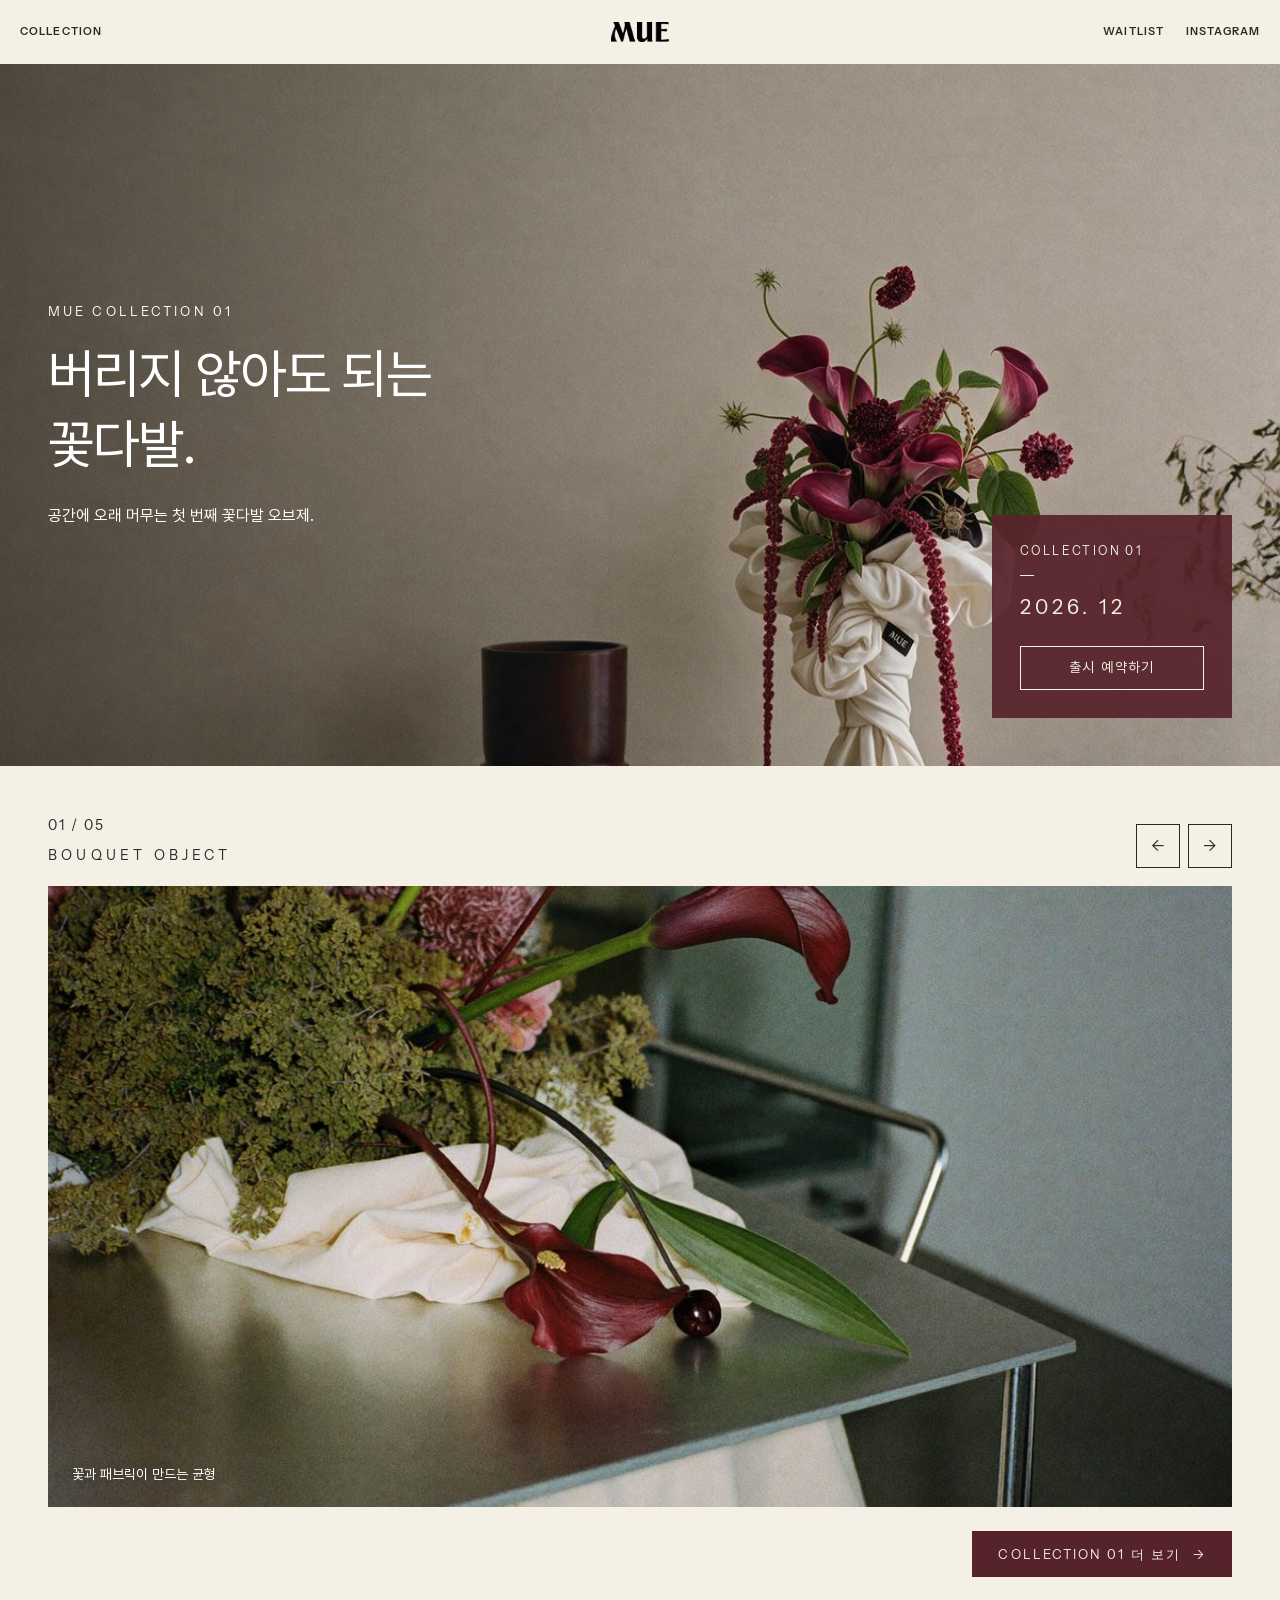
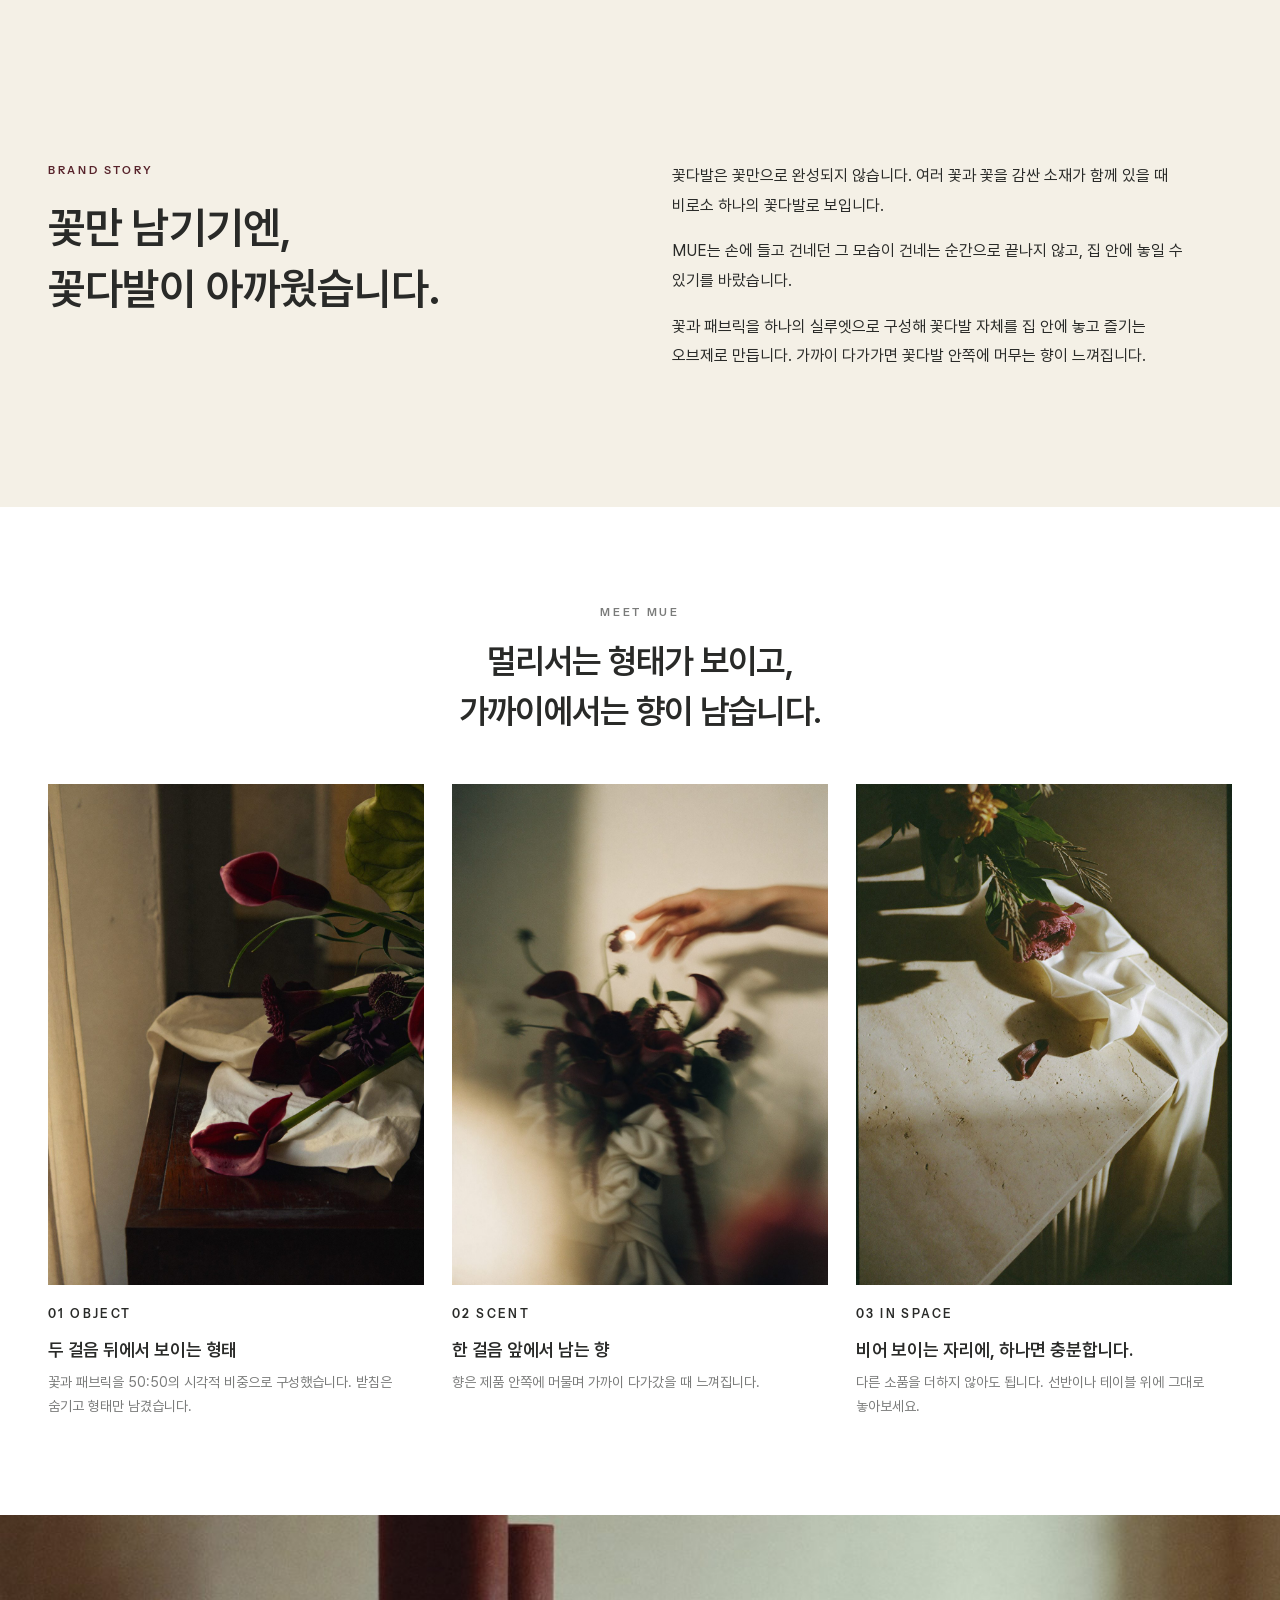
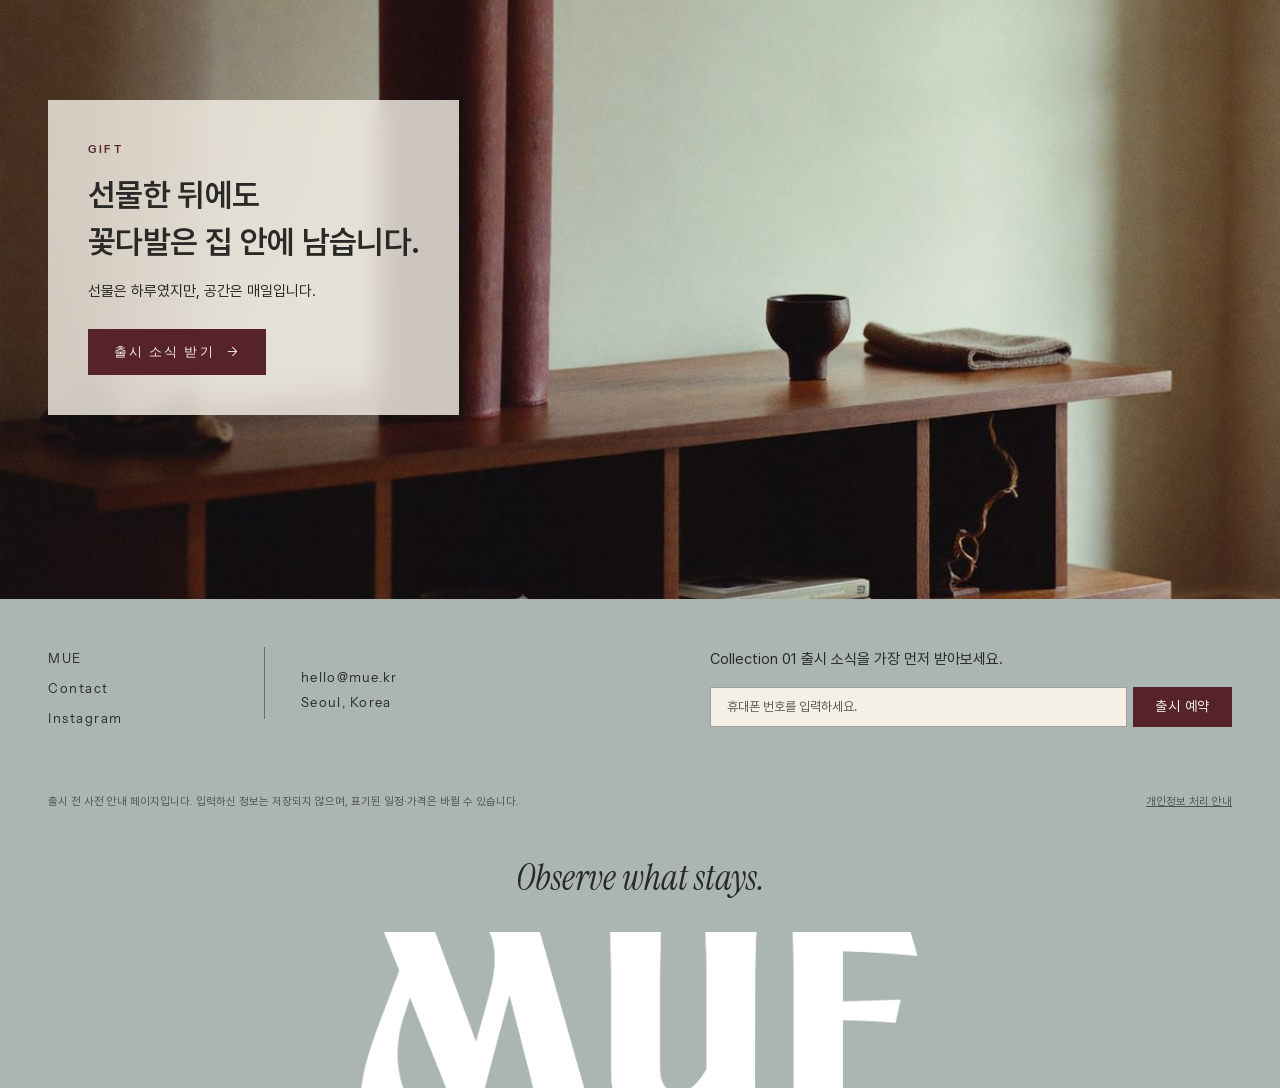
<file: index.html>
<!doctype html>
<html lang="ko">
<head>
<meta charset="utf-8">
<!-- Google Tag Manager -->
<script>(function(w,d,s,l,i){w[l]=w[l]||[];w[l].push({'gtm.start':
new Date().getTime(),event:'gtm.js'});var f=d.getElementsByTagName(s)[0],
j=d.createElement(s),dl=l!='dataLayer'?'&l='+l:'';j.async=true;j.src=
'https://www.googletagmanager.com/gtm.js?id='+i+dl;f.parentNode.insertBefore(j,f);
})(window,document,'script','dataLayer','GTM-WL384MJZ');</script>
<!-- End Google Tag Manager -->
<meta name="viewport" content="width=device-width, initial-scale=1">
<title>MUE | 버리지 않아도 되는 꽃다발</title>
<meta name="description" content="건네던 꽃다발을, 집 안에 그대로 놓고 즐기세요. 형태와 향이 머무는 홈 오브제 MUE Collection 01, 2026년 12월 출시 예정.">
<meta property="og:title" content="MUE | 버리지 않아도 되는 꽃다발">
<meta property="og:description" content="공간에 오래 머무는 첫 번째 꽃다발 오브제. MUE Collection 01 출시 알림을 받아보세요.">
<meta property="og:image" content="assets/img/hero.jpg">
<meta property="og:type" content="website">
<link rel="icon" href="assets/img/logo-ink.png">
<script src="assets/js/config.js?v=20261106-1436"></script>
<script src="ga4-easy.js?v=20261106-1455" data-id="G-2F6LVCJFNC"></script>
<link rel="stylesheet" href="assets/fonts/fonts.css">
<link rel="stylesheet" href="assets/css/style.css">
</head>
<body>
<!-- Google Tag Manager (noscript) -->
<noscript><iframe src="https://www.googletagmanager.com/ns.html?id=GTM-WL384MJZ"
height="0" width="0" style="display:none;visibility:hidden"></iframe></noscript>
<!-- End Google Tag Manager (noscript) -->
<header class="hd">
  <nav class="l"><a href="product.html">COLLECTION</a></nav>
  <a class="wordmark" href="index.html" aria-label="MUE 홈"><img src="assets/img/logo-ink.png" alt="MUE"></a>
  <nav class="r"><a class="hide-m" href="waitlist.html">WAITLIST</a><a href="https://www.instagram.com/mue.objects/" target="_blank" rel="noopener noreferrer" data-ga="contact_click" data-ga-contact-method="instagram">INSTAGRAM</a></nav>
</header>

<main>
  <!-- 01 HERO: 참고 이미지 상단 그대로 (왼쪽 문구 + 오른쪽 와인색 출시 카드) -->
  <section class="home-hero" id="detail">
    <img src="assets/img/hero.jpg" alt="원목 선반 위에 놓인 MUE 꽃다발 오브제">
    <div class="copy">
      <span class="en">MUE COLLECTION 01</span>
      <h1>버리지 않아도 되는<br>꽃다발.</h1>
      <p>공간에 오래 머무는 첫 번째 꽃다발 오브제.</p>
    </div>
    <aside class="wait-card">
      <span class="en">COLLECTION 01</span>
      <span class="dash"></span>
      <p class="date">2026. 12</p>
      <a class="btn-line" href="waitlist.html" data-cta="hero_waitlist">출시 예약하기</a>
    </aside>
  </section>

  <!-- 02 01/05 BOUQUET OBJECT: 참고 이미지의 큰 가로 이미지 + 번호를 5장 넘김으로 -->
  <section class="slider" aria-label="MUE Collection 01 이미지">
    <div class="top">
      <div>
        <p class="count"><span id="sl-now">01</span> / 05</p>
        <p class="name" id="sl-name">BOUQUET OBJECT</p>
      </div>
      <div class="arrows">
        <button type="button" id="sl-prev" aria-label="이전 이미지" data-ga="off">←</button>
        <button type="button" id="sl-next" aria-label="다음 이미지" data-ga="off">→</button>
      </div>
    </div>
    <div class="slides" id="slides">
      <figure data-name="BOUQUET OBJECT"><img src="assets/img/alt-detail.jpg" alt="패브릭 위에 놓인 꽃다발 오브제" loading="lazy"><figcaption>꽃과 패브릭이 만드는 균형</figcaption></figure>
      <figure data-name="FABRIC"><img src="assets/img/fabric-closeup.jpg" alt="묶인 아이보리 패브릭 클로즈업" loading="lazy"><figcaption>패브릭의 결을 가까이에서</figcaption></figure>
      <figure data-name="SCENT"><img src="assets/img/scent.jpg" alt="꽃다발 오브제로 손을 뻗는 모습" loading="lazy"><figcaption>한 걸음 앞에서 남는 향</figcaption></figure>
      <figure data-name="IN SPACE"><img src="assets/img/mood-window.jpg" alt="창가 콘솔 위 오브제" loading="lazy"><figcaption>창가에 머무는 꽃다발</figcaption></figure>
      <figure data-name="HELD"><img src="assets/img/held-scale.jpg" alt="MUE 꽃다발을 안고 있는 사람" loading="lazy"><figcaption>손에 들던 꽃다발이 집 안에 머뭅니다</figcaption></figure>
    </div>
    <div class="more"><a class="btn-wine" href="product.html" data-cta="slider_more">COLLECTION 01 더 보기 <span aria-hidden="true">→</span></a></div>
  </section>

  <!-- 03 브랜드 스토리 (MUE_Copy_Bank 3. 브랜드 스토리) -->
  <section class="story-sec">
    <div class="rv">
      <span class="en">BRAND STORY</span>
      <h2>꽃만 남기기엔,<br>꽃다발이 아까웠습니다.</h2>
    </div>
    <div class="rv">
      <p>꽃다발은 꽃만으로 완성되지 않습니다. 여러 꽃과 꽃을 감싼 소재가 함께 있을 때 비로소 하나의 꽃다발로 보입니다.</p>
      <p>MUE는 손에 들고 건네던 그 모습이 건네는 순간으로 끝나지 않고, 집 안에 놓일 수 있기를 바랐습니다.</p>
      <p>꽃과 패브릭을 하나의 실루엣으로 구성해 꽃다발 자체를 집 안에 놓고 즐기는 오브제로 만듭니다. 가까이 다가가면 꽃다발 안쪽에 머무는 향이 느껴집니다.</p>
    </div>
  </section>

  <!-- 04 제품 경험: Fumum 3장 이미지 줄 (Copy_Bank 4. 제품 경험 / 5. 구조 / 6. 공간) -->
  <section class="trio" id="spec">
    <div class="head rv">
      <span class="en">MEET MUE</span>
      <h2>멀리서는 형태가 보이고,<br>가까이에서는 향이 남습니다.</h2>
    </div>
    <div class="grid">
      <figure class="rv"><img src="assets/img/flower-fabric.jpg" alt="원목 테이블 위 꽃과 패브릭" loading="lazy"><figcaption><span class="en">01 OBJECT</span><h3>두 걸음 뒤에서 보이는 형태</h3><p>꽃과 패브릭을 50:50의 시각적 비중으로 구성했습니다. 받침은 숨기고 형태만 남겼습니다.</p></figcaption></figure>
      <figure class="rv"><img src="assets/img/motion.jpg" alt="꽃다발 위로 손을 뻗는 흐릿한 장면" loading="lazy"><figcaption><span class="en">02 SCENT</span><h3>한 걸음 앞에서 남는 향</h3><p>향은 제품 안쪽에 머물며 가까이 다가갔을 때 느껴집니다.</p></figcaption></figure>
      <figure class="rv"><img src="assets/img/material-story.jpg" alt="석재 테이블 위 패브릭과 꽃잎" loading="lazy"><figcaption><span class="en">03 IN SPACE</span><h3>비어 보이는 자리에, 하나면 충분합니다.</h3><p>다른 소품을 더하지 않아도 됩니다. 선반이나 테이블 위에 그대로 놓아보세요.</p></figcaption></figure>
    </div>
  </section>

  <!-- 05 선물 (Copy_Bank 7. 선물 메시지) -->
  <section class="gift">
    <img src="assets/img/mood-interior.jpg" alt="원목 선반이 놓인 조용한 방" loading="lazy">
    <div class="txt rv">
      <span class="en">GIFT</span>
      <h2>선물한 뒤에도<br>꽃다발은 집 안에 남습니다.</h2>
      <p>선물은 하루였지만, 공간은 매일입니다.</p>
      <a class="btn-wine" href="waitlist.html" data-cta="gift_waitlist">출시 소식 받기 <span aria-hidden="true">→</span></a>
    </div>
  </section>
</main>

<!-- 하단: 참고 이미지의 회청색 띠 + 큰 로고 -->
<footer class="ft2">
  <div class="row">
    <ul>
      <li>MUE</li>
      <li><a href="mailto:hello@mue.kr" data-todo="email" data-ga="contact_click" data-ga-contact-method="email">Contact</a></li>
      <li><a href="https://www.instagram.com/mue.objects/" target="_blank" rel="noopener noreferrer" data-ga="contact_click" data-ga-contact-method="instagram">Instagram</a></li>
    </ul>
    <span class="vr" aria-hidden="true"></span>
    <p class="info">hello@mue.kr<br>Seoul, Korea</p>
    <div class="sub" id="apply">
      <p>Collection 01 출시 소식을 가장 먼저 받아보세요.</p>
      <form data-form="home_footer" data-ga="off" novalidate>
        <input class="input" type="tel" inputmode="numeric" autocomplete="off" placeholder="휴대폰 번호를 입력하세요." aria-label="휴대폰 번호" data-phone data-required data-label="휴대폰 번호">
        <button class="btn-wine" type="submit" data-cta="home_footer_submit">출시 예약</button>
      </form>
      <p class="err" role="alert"></p>
    </div>
  </div>
  <div class="legal">
    <span>출시 전 사전 안내 페이지입니다. 입력하신 정보는 저장되지 않으며, 표기된 일정·가격은 바뀔 수 있습니다.</span>
    <a href="#" data-privacy-open>개인정보 처리 안내</a>
  </div>
  <p class="motto">Observe what stays.</p>
  <div class="giant"><img src="assets/img/logo-white.png" alt=""></div>
</footer>

<div class="modal" id="privacy-modal" role="dialog" aria-modal="true" aria-labelledby="privacy-title" aria-hidden="true">
  <div class="modal-box">
    <span class="badge">개인정보 미수집 · 즉시 파기</span>
    <h2 id="privacy-title">개인정보 처리 안내</h2>
    <ol>
      <li><strong>입력하신 정보는 저장하지 않습니다.</strong> 서버, 데이터베이스, 스프레드시트, 이메일, 외부 서비스 어디로도 전송되지 않습니다.</li>
      <li>입력값은 이 화면에만 잠시 머물며, 완료 버튼을 누르는 <strong>즉시 지워집니다.</strong> 쿠키나 브라우저 저장소에도 남지 않습니다.</li>
      <li>방문 수, 버튼 클릭 같은 익명 방문 통계를 분석 도구로 집계할 수 있습니다. 이 통계에는 입력하신 연락처가 포함되지 않습니다.</li>
    </ol>
    <label><input type="checkbox" id="privacy-agree"> 위 내용을 확인했으며, 입력값이 저장되지 않고 즉시 지워진다는 점에 동의합니다.</label>
    <div class="modal-actions">
      <button type="button" class="cancel" id="privacy-cancel">닫기</button>
      <button type="button" class="ok" id="privacy-ok" disabled>확인했습니다</button>
    </div>
  </div>
</div>

<script src="assets/js/main.js?v=20261106-1455"></script>
<script>
/* 01 / 05 넘김 */
(function () {
  var box = document.getElementById('slides'); if (!box) return;
  var figs = box.querySelectorAll('figure'), now = document.getElementById('sl-now'), name = document.getElementById('sl-name');
  function idx() { return Math.round(box.scrollLeft / box.clientWidth); }
  function go(i) { i = (i + figs.length) % figs.length; box.scrollTo({ left: i * box.clientWidth, behavior: 'smooth' }); }
  box.addEventListener('scroll', function () {
    var i = Math.min(figs.length - 1, idx());
    now.textContent = String(i + 1).padStart(2, '0');
    name.textContent = figs[i].getAttribute('data-name');
  }, { passive: true });
  document.getElementById('sl-prev').addEventListener('click', function () { go(idx() - 1); });
  document.getElementById('sl-next').addEventListener('click', function () { go(idx() + 1); });
})();
</script>
</body>
</html>
</file>
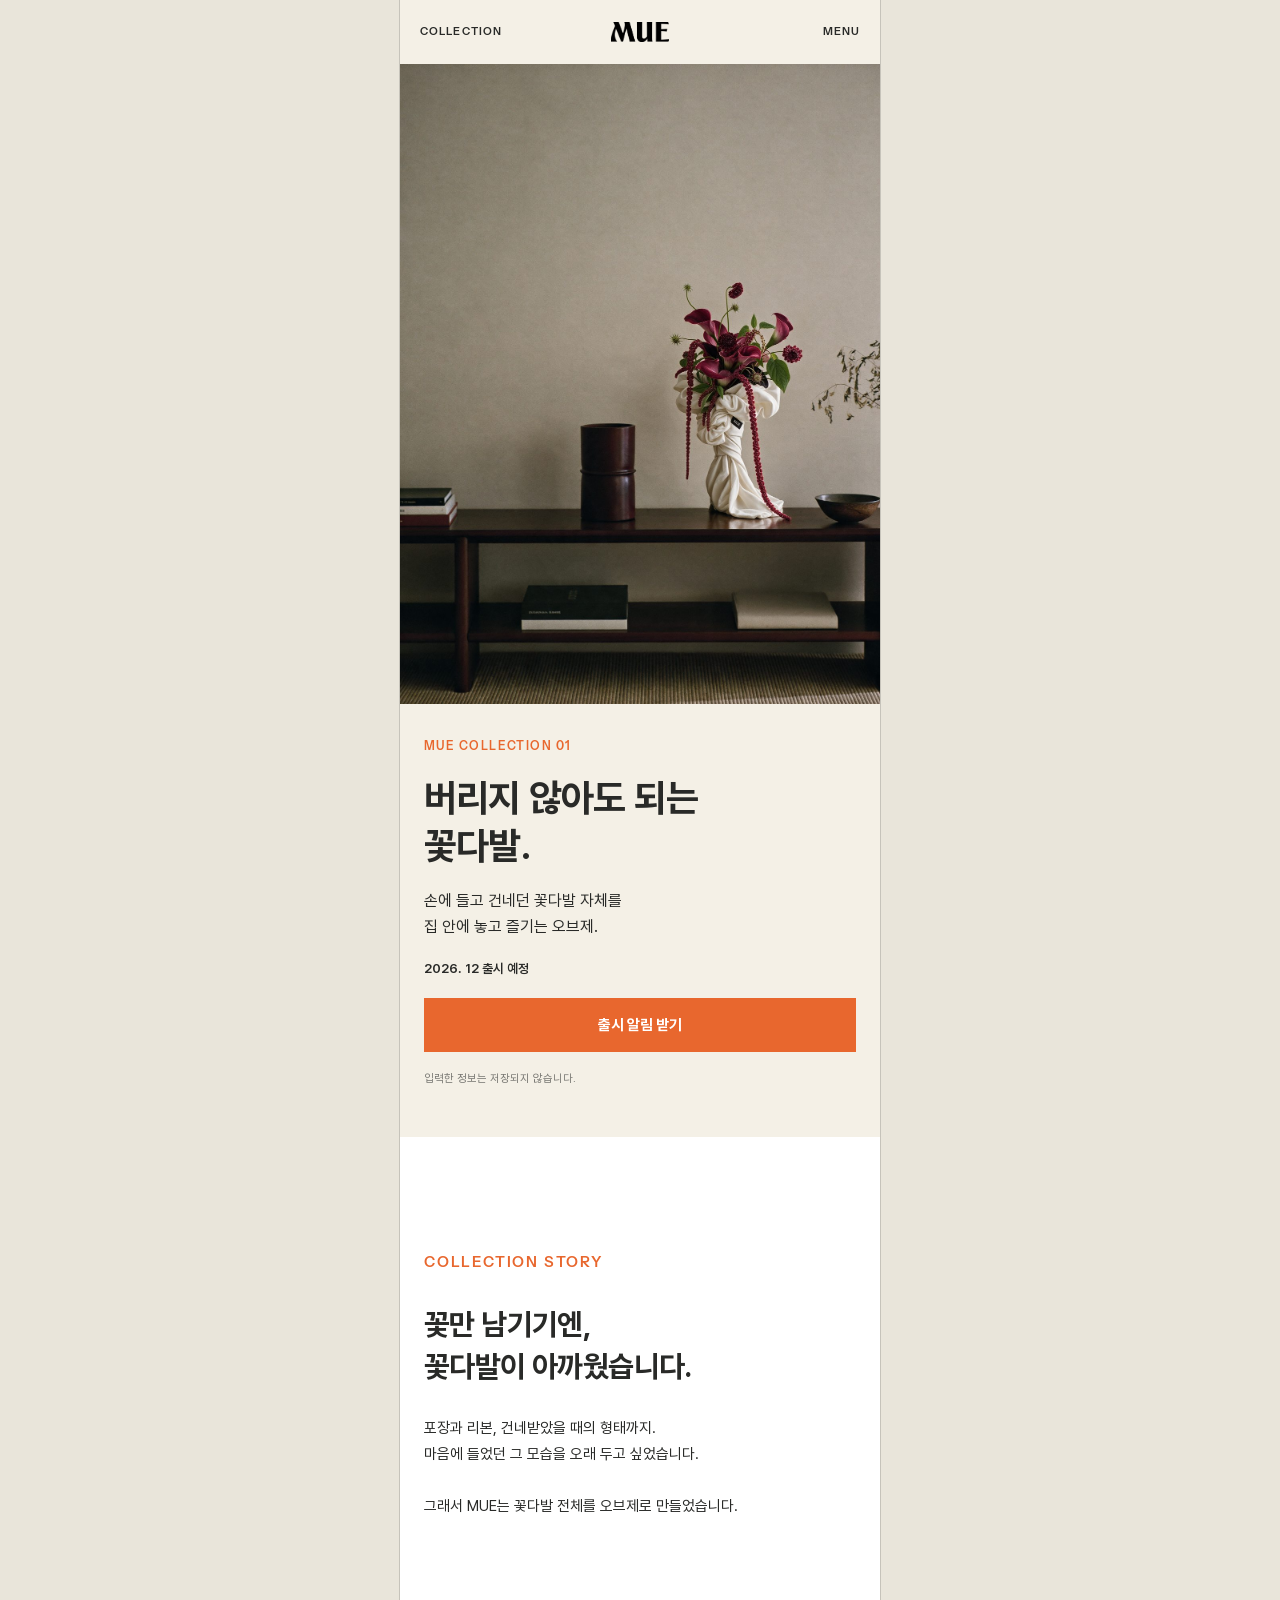
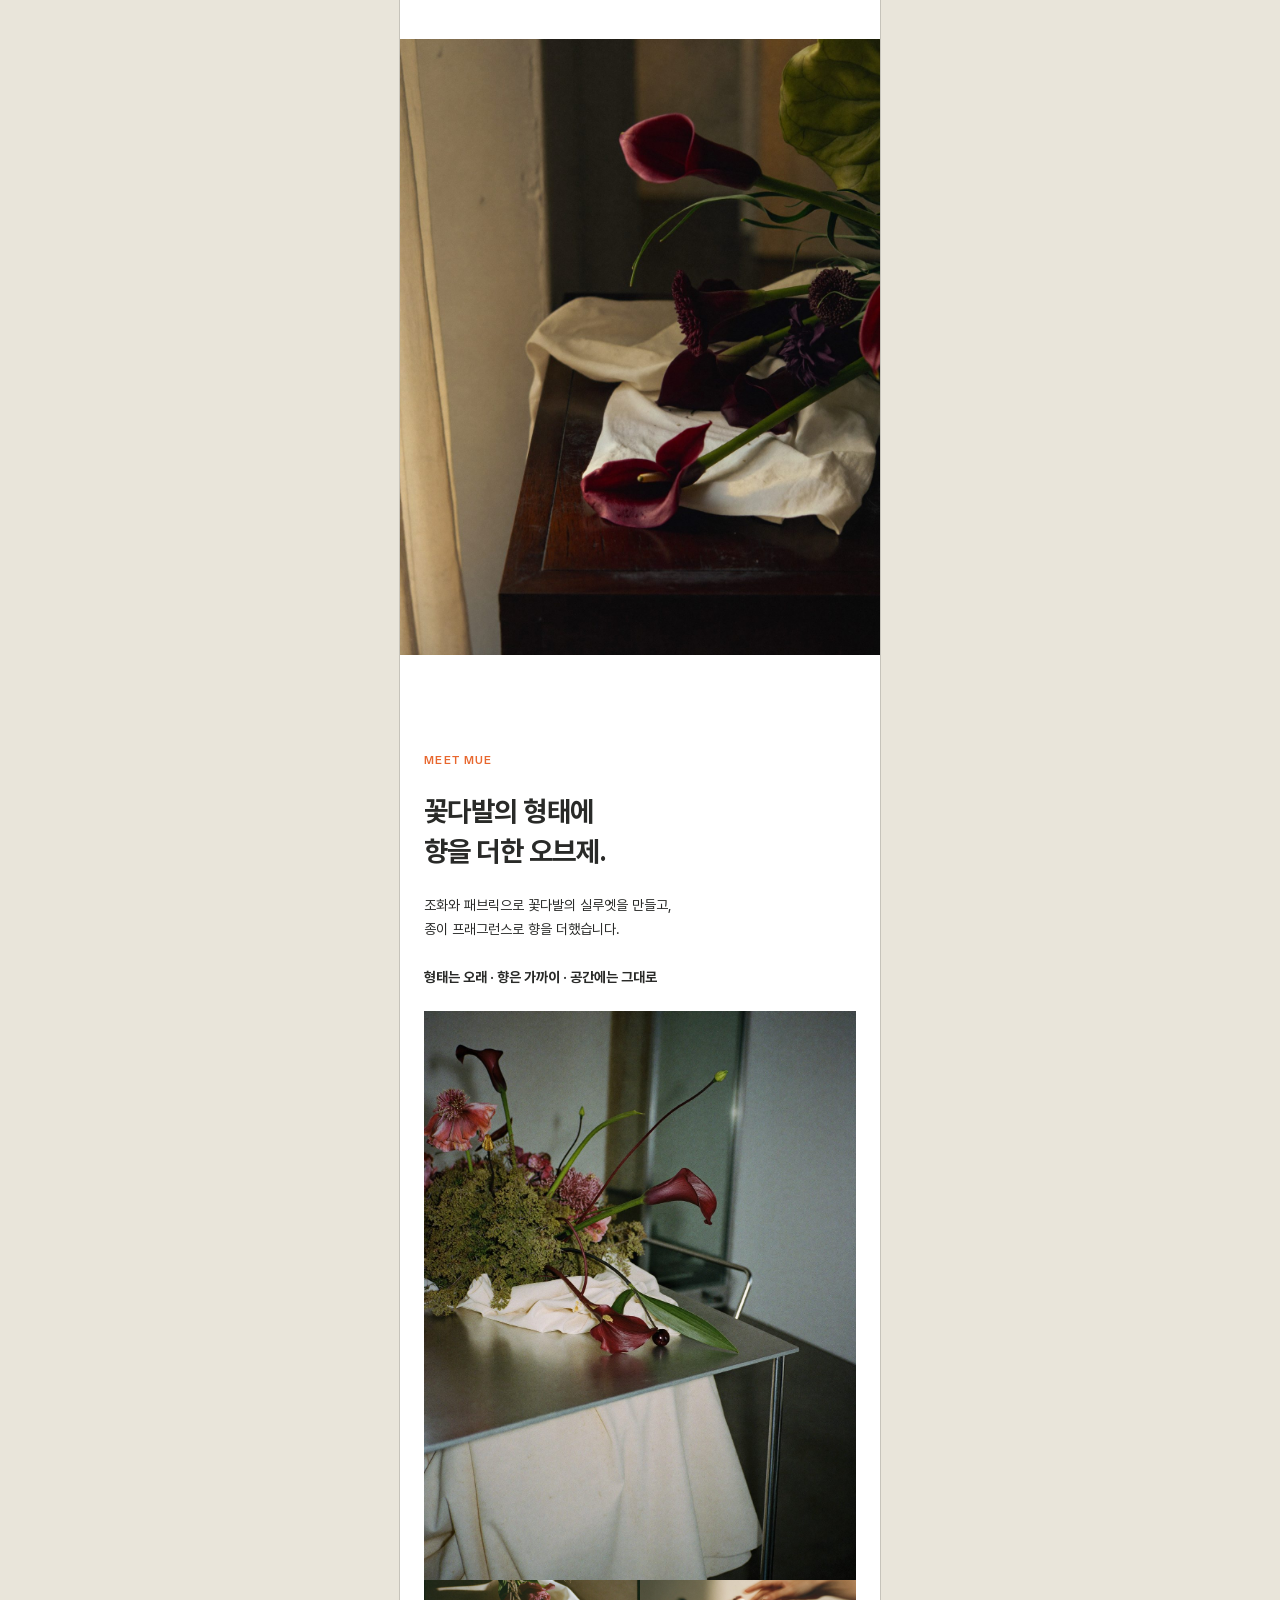
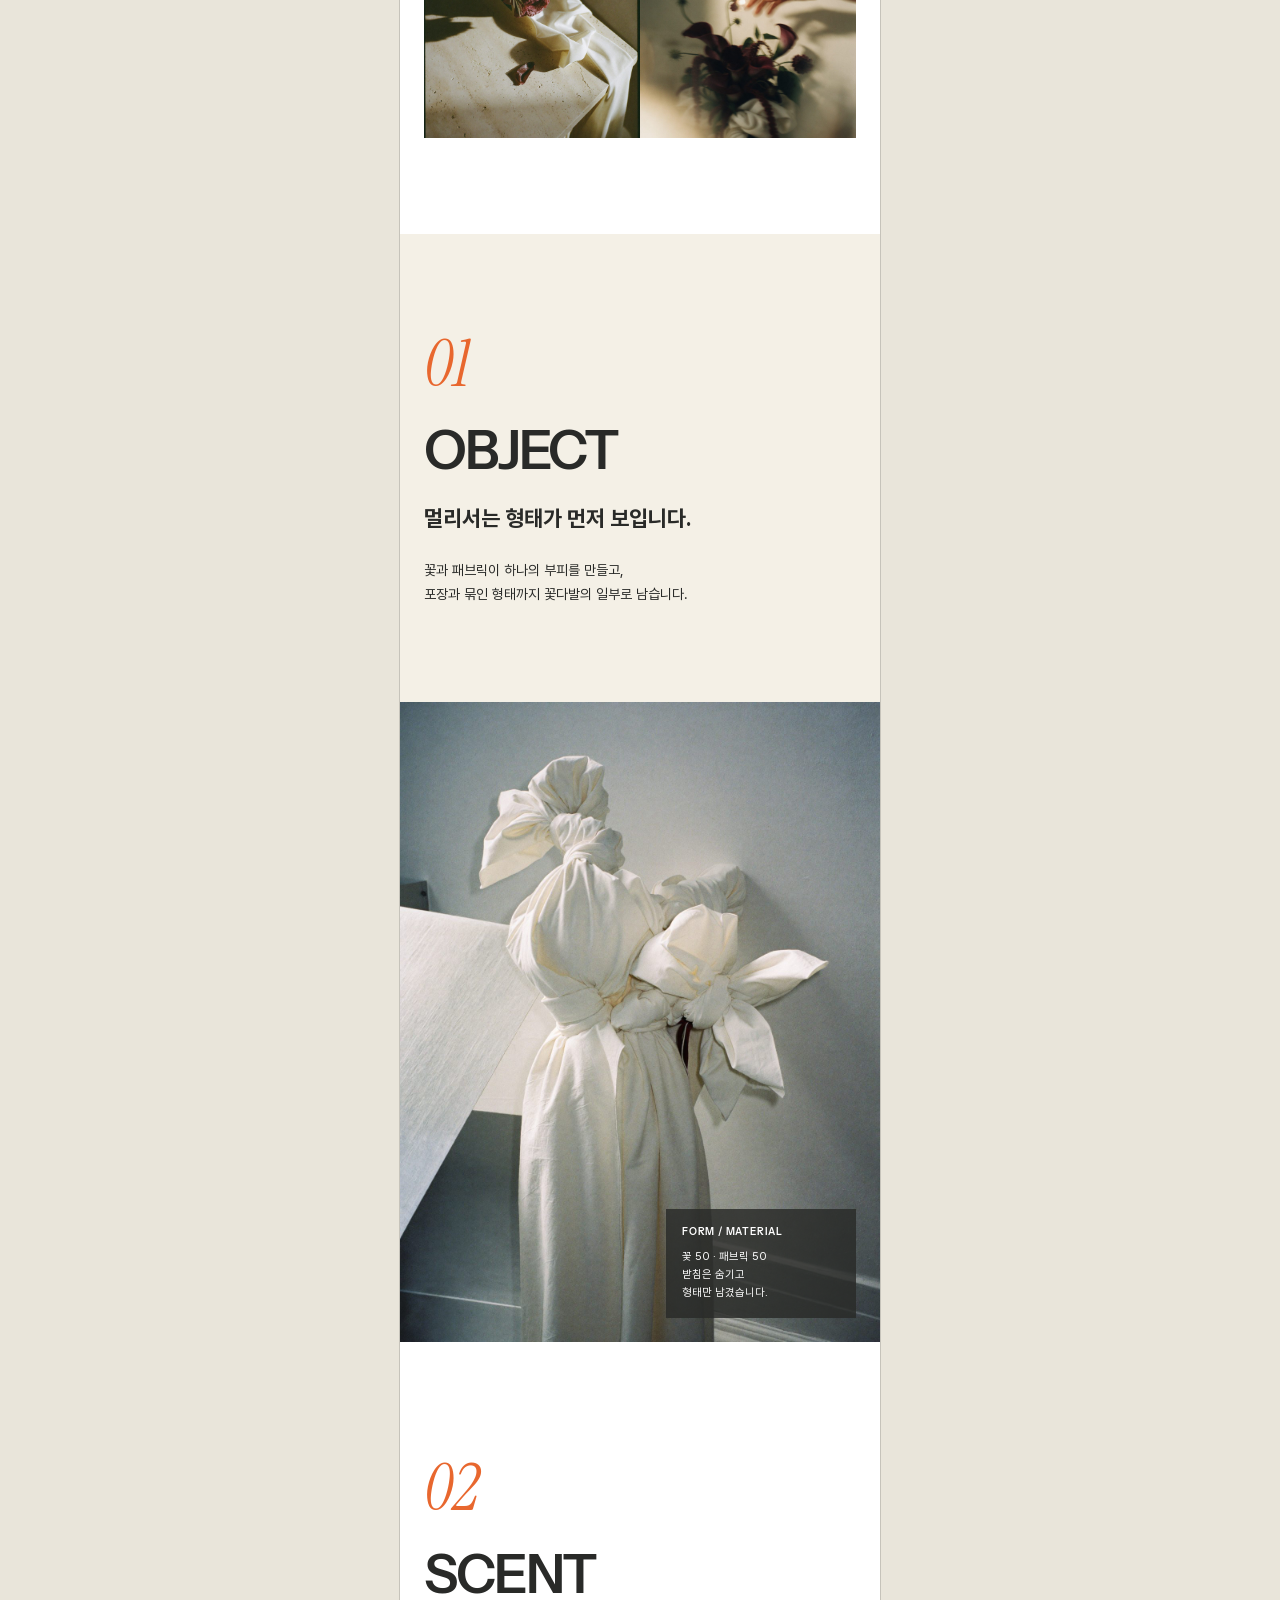
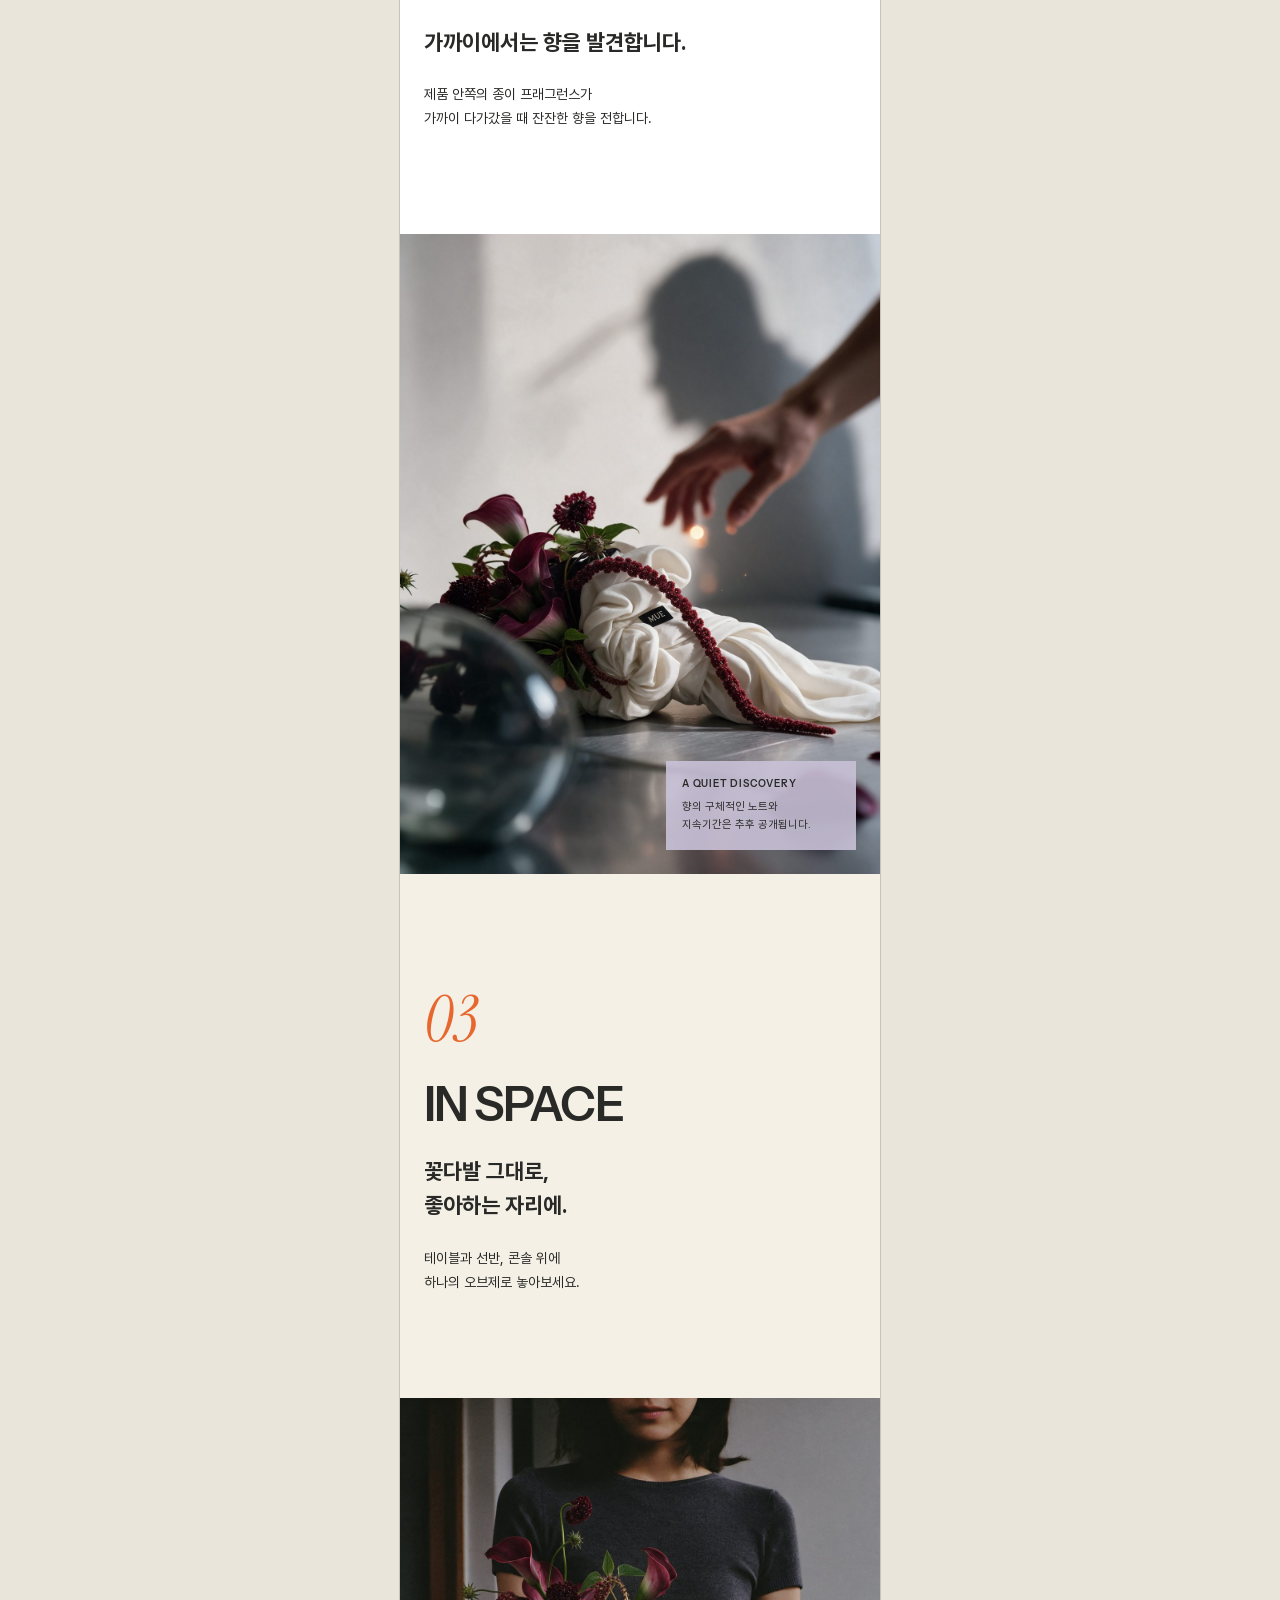
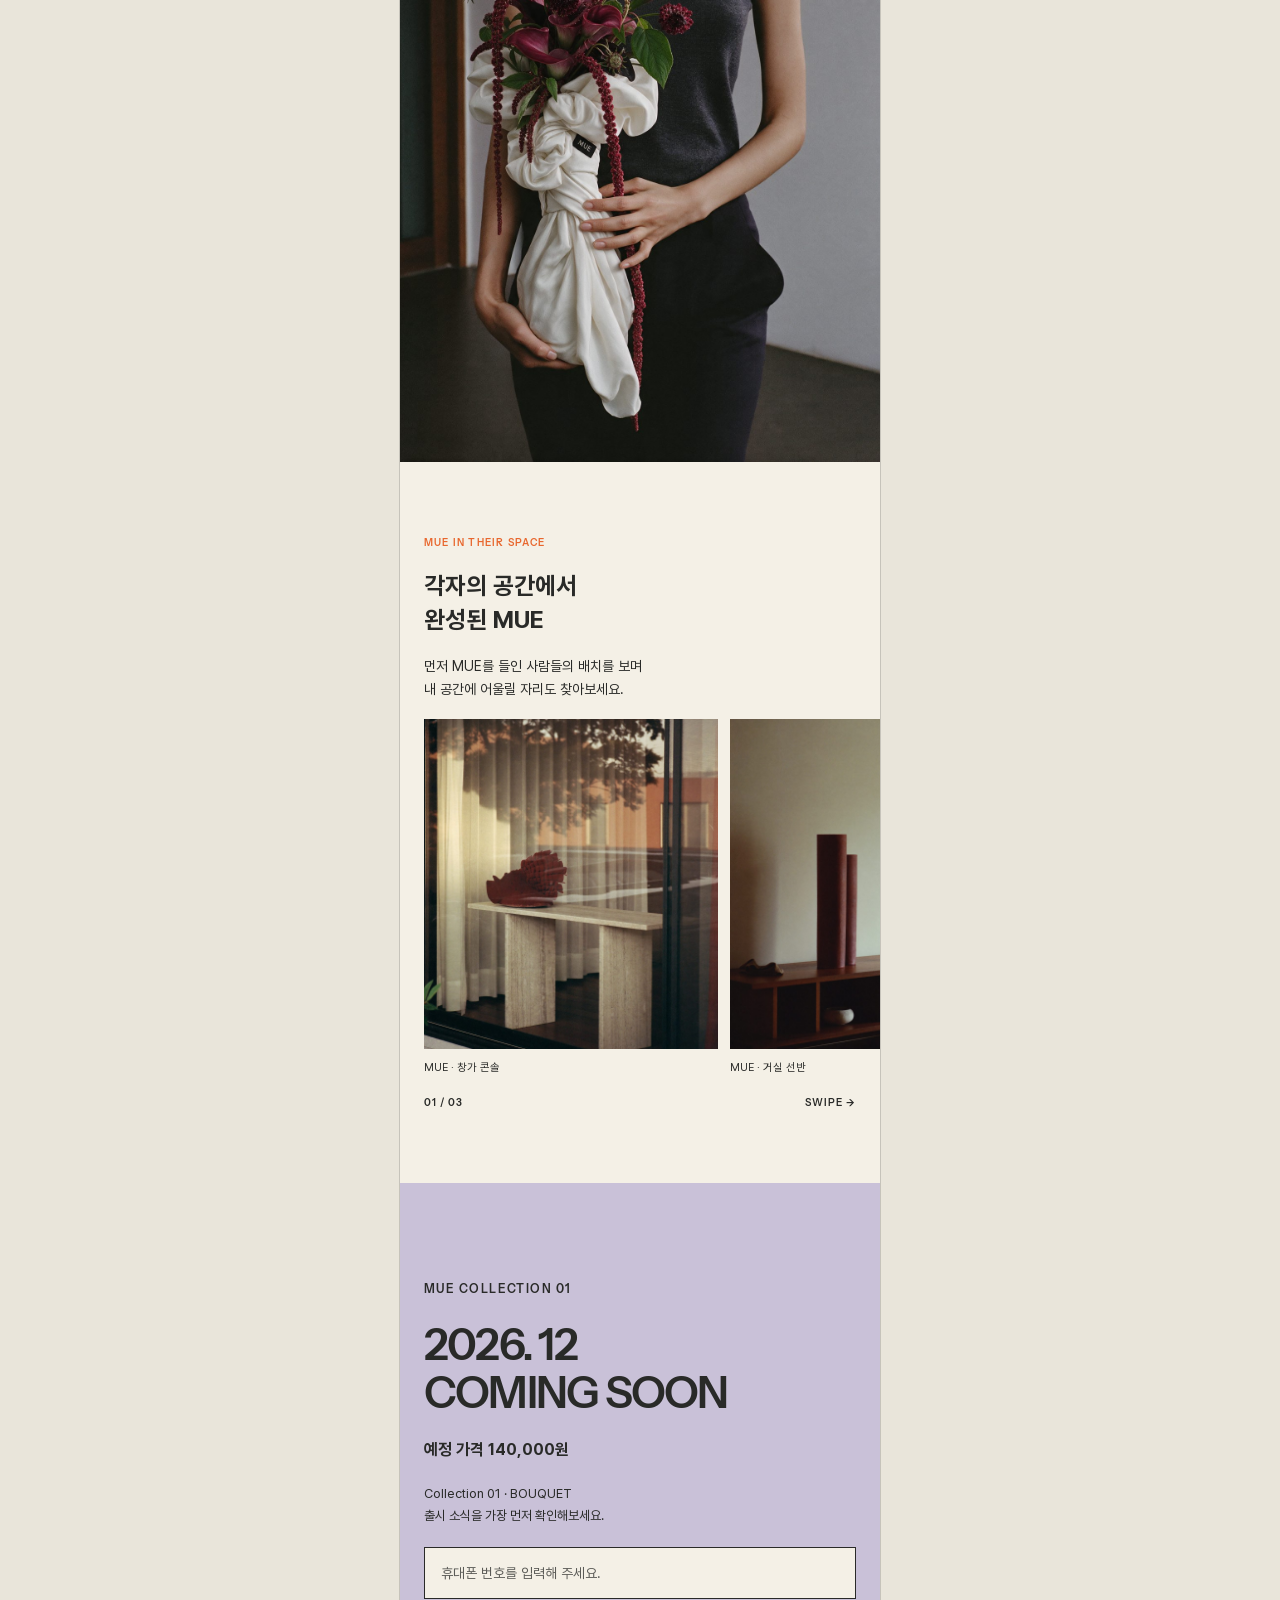
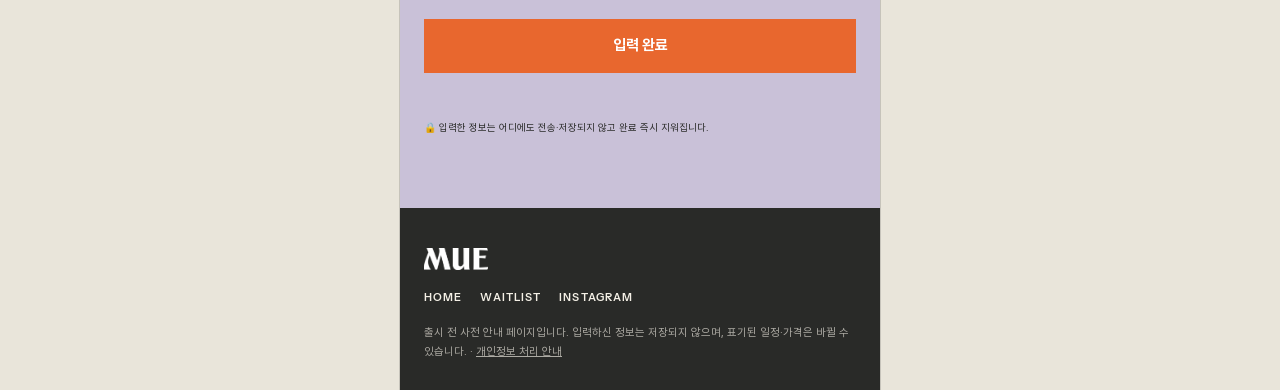
<file: product.html>
<!doctype html>
<html lang="ko">
<head>
<meta charset="utf-8">
<!-- Google Tag Manager -->
<script>(function(w,d,s,l,i){w[l]=w[l]||[];w[l].push({'gtm.start':
new Date().getTime(),event:'gtm.js'});var f=d.getElementsByTagName(s)[0],
j=d.createElement(s),dl=l!='dataLayer'?'&l='+l:'';j.async=true;j.src=
'https://www.googletagmanager.com/gtm.js?id='+i+dl;f.parentNode.insertBefore(j,f);
})(window,document,'script','dataLayer','GTM-WL384MJZ');</script>
<!-- End Google Tag Manager -->
<meta name="viewport" content="width=device-width, initial-scale=1">
<title>MUE Collection 01 | 버리지 않아도 되는 꽃다발</title>
<meta name="description" content="손에 들고 건네던 꽃다발 자체를 집 안에 놓고 즐기는 오브제. 조화와 패브릭, 종이 프래그런스. 2026년 12월 출시 예정.">
<meta property="og:title" content="MUE Collection 01 | 버리지 않아도 되는 꽃다발">
<meta property="og:description" content="형태는 오래 · 향은 가까이 · 공간에는 그대로. 2026. 12 출시 예정.">
<meta property="og:image" content="assets/img/held-scale.jpg">
<link rel="icon" href="assets/img/logo-ink.png">
<script src="assets/js/config.js?v=20261106-1436"></script>
<script src="ga4-easy.js?v=20261106-1455" data-id="G-2F6LVCJFNC"></script>
<link rel="stylesheet" href="assets/fonts/fonts.css">
<link rel="stylesheet" href="assets/css/style.css">
</head>
<body class="pdp-page">
<!-- Google Tag Manager (noscript) -->
<noscript><iframe src="https://www.googletagmanager.com/ns.html?id=GTM-WL384MJZ"
height="0" width="0" style="display:none;visibility:hidden"></iframe></noscript>
<!-- End Google Tag Manager (noscript) -->
<!-- Figma: MUE Collection 01 / Mobile Detail / v2 (390px 기준) 섹션 순서·문구 그대로 -->
<div class="pdp">
  <header class="hd">
    <nav class="l"><a href="product.html">COLLECTION</a></nav>
    <a class="wordmark" href="index.html" aria-label="MUE 홈"><img src="assets/img/logo-ink.png" alt="MUE"></a>
    <nav class="r"><button type="button" class="menu-btn" aria-expanded="false" aria-controls="drawer" data-ga="off">MENU</button></nav>
  </header>
  <nav class="drawer" id="drawer">
    <a href="index.html">Home</a>
    <a href="product.html">Collection 01</a>
    <a href="waitlist.html">Waitlist</a>
    <a href="https://www.instagram.com/mue.objects/" target="_blank" rel="noopener noreferrer" data-ga="contact_click" data-ga-contact-method="instagram">Instagram</a>
  </nav>

  <!-- IMAGE / Hero -->
  <img class="pdp-img h520" src="assets/img/hero.jpg" alt="원목 선반 위에 놓인 MUE 꽃다발 오브제">

  <!-- 01 Hero / Waitlist -->
  <section class="p-hero bg-ivory">
    <p class="eyebrow">MUE COLLECTION 01</p>
    <h1>버리지 않아도 되는<br>꽃다발.</h1>
    <p class="copy">손에 들고 건네던 꽃다발 자체를<br>집 안에 놓고 즐기는 오브제.</p>
    <p class="release">2026. 12 출시 예정</p>
    <a class="btn block" href="#apply" data-cta="pdp_hero">출시 알림 받기</a>
    <p class="note">입력한 정보는 저장되지 않습니다.</p>
  </section>

  <!-- 02 Collection Story / Intro -->
  <section class="p-story bg-white" id="detail">
    <p class="eyebrow">COLLECTION STORY</p>
    <h2>꽃만 남기기엔,<br>꽃다발이 아까웠습니다.</h2>
    <p>포장과 리본, 건네받았을 때의 형태까지.<br>마음에 들었던 그 모습을 오래 두고 싶었습니다.<br><br>그래서 MUE는 꽃다발 전체를 오브제로 만들었습니다.</p>
  </section>

  <!-- IMAGE / Flower and Fabric Detail -->
  <img class="pdp-img h500" src="assets/img/flower-fabric.jpg" alt="원목 테이블 위 칼라 꽃과 아이보리 패브릭" loading="lazy">

  <!-- MEET MUE + Image Gallery (큰 1장 + 작은 2장) -->
  <section class="p-meet bg-white" id="spec">
    <p class="eyebrow">MEET MUE</p>
    <h2>꽃다발의 형태에<br>향을 더한 오브제.</h2>
    <div class="list">
      조화와 패브릭으로 꽃다발의 실루엣을 만들고,<br>종이 프래그런스로 향을 더했습니다.
      <b>형태는 오래 · 향은 가까이 · 공간에는 그대로</b>
    </div>
    <div class="gal">
      <img class="big" src="assets/img/alt-detail.jpg" alt="스테인리스 테이블 위 꽃과 패브릭" loading="lazy">
      <img class="sm" src="assets/img/material-story.jpg" alt="석재 테이블 위 패브릭과 꽃잎" loading="lazy">
      <img class="sm" src="assets/img/motion.jpg" alt="꽃다발 위로 손을 뻗는 장면" loading="lazy">
    </div>
  </section>

  <!-- 03 Form Story -->
  <section class="p-chapter bg-ivory">
    <p class="idx">01</p>
    <p class="ttl">OBJECT</p>
    <h3>멀리서는 형태가 먼저 보입니다.</h3>
    <p>꽃과 패브릭이 하나의 부피를 만들고,<br>포장과 묶인 형태까지 꽃다발의 일부로 남습니다.</p>
  </section>

  <!-- IMAGE / Fabric Close-up + Caption / Form -->
  <div class="cap-wrap">
    <img class="pdp-img h520" src="assets/img/fabric-closeup.jpg" alt="묶인 아이보리 패브릭 클로즈업" loading="lazy">
    <div class="cap dark">
      <p class="en">FORM / MATERIAL</p>
      <p>꽃 50 · 패브릭 50<br>받침은 숨기고<br>형태만 남겼습니다.</p>
    </div>
  </div>

  <!-- 04 Scent Story -->
  <section class="p-chapter tall bg-white">
    <p class="idx">02</p>
    <p class="ttl">SCENT</p>
    <h3>가까이에서는 향을 발견합니다.</h3>
    <p>제품 안쪽의 종이 프래그런스가<br>가까이 다가갔을 때 잔잔한 향을 전합니다.</p>
  </section>

  <!-- IMAGE / Scent Interaction + Caption / Scent -->
  <div class="cap-wrap">
    <img class="pdp-img h520" src="assets/img/scent.jpg" alt="꽃다발 오브제로 손을 뻗는 모습" loading="lazy">
    <div class="cap lilac">
      <p class="en">A QUIET DISCOVERY</p>
      <p>향의 구체적인 노트와<br>지속기간은 추후 공개됩니다.</p>
    </div>
  </div>

  <!-- 05 In Space Story -->
  <section class="p-chapter tall bg-ivory">
    <p class="idx">03</p>
    <p class="ttl s48">IN SPACE</p>
    <h3 class="lh34">꽃다발 그대로,<br>좋아하는 자리에.</h3>
    <p>테이블과 선반, 콘솔 위에<br>하나의 오브제로 놓아보세요.</p>
  </section>

  <!-- IMAGE / Held Scale -->
  <img class="pdp-img h540" src="assets/img/held-scale.jpg" alt="MUE 꽃다발을 안고 있는 사람" loading="lazy">

  <!-- 06 Real Spaces / Swipe Gallery -->
  <section class="p-spaces bg-ivory">
    <p class="eyebrow">MUE IN THEIR SPACE</p>
    <h2>각자의 공간에서<br>완성된 MUE</h2>
    <p class="body">먼저 MUE를 들인 사람들의 배치를 보며<br>내 공간에 어울릴 자리도 찾아보세요.</p>
    <div class="swipe" data-swipe="#swipe-pg">
      <div class="card"><img src="assets/img/mood-window.jpg" alt="창가 석재 콘솔 위 오브제" loading="lazy"><p>MUE  ·  창가 콘솔</p></div>
      <div class="card"><img src="assets/img/mood-interior.jpg" alt="원목 선반이 있는 거실" loading="lazy"><p>MUE  ·  거실 선반</p></div>
      <div class="card"><img src="assets/img/material-story.jpg" alt="석재 테이블 위 패브릭" loading="lazy"><p>MUE  ·  현관 테이블</p></div>
    </div>
    <div class="swipe-pg"><span id="swipe-pg">01 / 03</span><span>SWIPE  →</span></div>
  </section>

  <!-- 07 Release / Waitlist -->
  <section class="p-release bg-lilac" id="apply">
    <p class="label">MUE COLLECTION 01</p>
    <p class="rt">2026. 12<br>COMING SOON</p>
    <p class="price">예정 가격 140,000원</p>
    <p class="wl">Collection 01 · BOUQUET<br>출시 소식을 가장 먼저 확인해보세요.</p>
    <form data-form="pdp_release" data-ga="off" novalidate style="display:flex;flex-direction:column;gap:20px">
      <input class="input" type="tel" inputmode="numeric" autocomplete="off" placeholder="휴대폰 번호를 입력해 주세요." aria-label="휴대폰 번호" data-phone data-required data-label="휴대폰 번호">
      <button class="btn block" type="submit" data-cta="pdp_release_submit">입력 완료</button>
      <p class="err" role="alert" style="margin-top:-12px"></p>
    </form>
    <p class="note" style="color:var(--mue-ink);font-size:10px">🔒 입력한 정보는 어디에도 전송·저장되지 않고 완료 즉시 지워집니다.</p>
  </section>

  <footer class="pfoot">
    <img src="assets/img/logo-white.png" alt="MUE">
    <nav><a href="index.html">HOME</a><a href="waitlist.html">WAITLIST</a><a href="https://www.instagram.com/mue.objects/" target="_blank" rel="noopener noreferrer" data-ga="contact_click" data-ga-contact-method="instagram">INSTAGRAM</a></nav>
    <p>출시 전 사전 안내 페이지입니다. 입력하신 정보는 저장되지 않으며, 표기된 일정·가격은 바뀔 수 있습니다. · <a href="#" data-privacy-open>개인정보 처리 안내</a></p>
  </footer>
</div>

<div class="modal" id="privacy-modal" role="dialog" aria-modal="true" aria-labelledby="privacy-title" aria-hidden="true">
  <div class="modal-box">
    <span class="badge">개인정보 미수집 · 즉시 파기</span>
    <h2 id="privacy-title">개인정보 처리 안내</h2>
    <ol>
      <li><strong>입력하신 정보는 저장하지 않습니다.</strong> 서버, 데이터베이스, 스프레드시트, 이메일, 외부 서비스 어디로도 전송되지 않습니다.</li>
      <li>입력값은 이 화면에만 잠시 머물며, 완료 버튼을 누르는 <strong>즉시 지워집니다.</strong> 쿠키나 브라우저 저장소에도 남지 않습니다.</li>
      <li>방문 수, 버튼 클릭 같은 익명 방문 통계를 분석 도구로 집계할 수 있습니다. 이 통계에는 입력하신 연락처가 포함되지 않습니다.</li>
    </ol>
    <label><input type="checkbox" id="privacy-agree"> 위 내용을 확인했으며, 입력값이 저장되지 않고 즉시 지워진다는 점에 동의합니다.</label>
    <div class="modal-actions">
      <button type="button" class="cancel" id="privacy-cancel">닫기</button>
      <button type="button" class="ok" id="privacy-ok" disabled>확인했습니다</button>
    </div>
  </div>
</div>

<script src="assets/js/main.js?v=20261106-1455"></script>
</body>
</html>
</file>
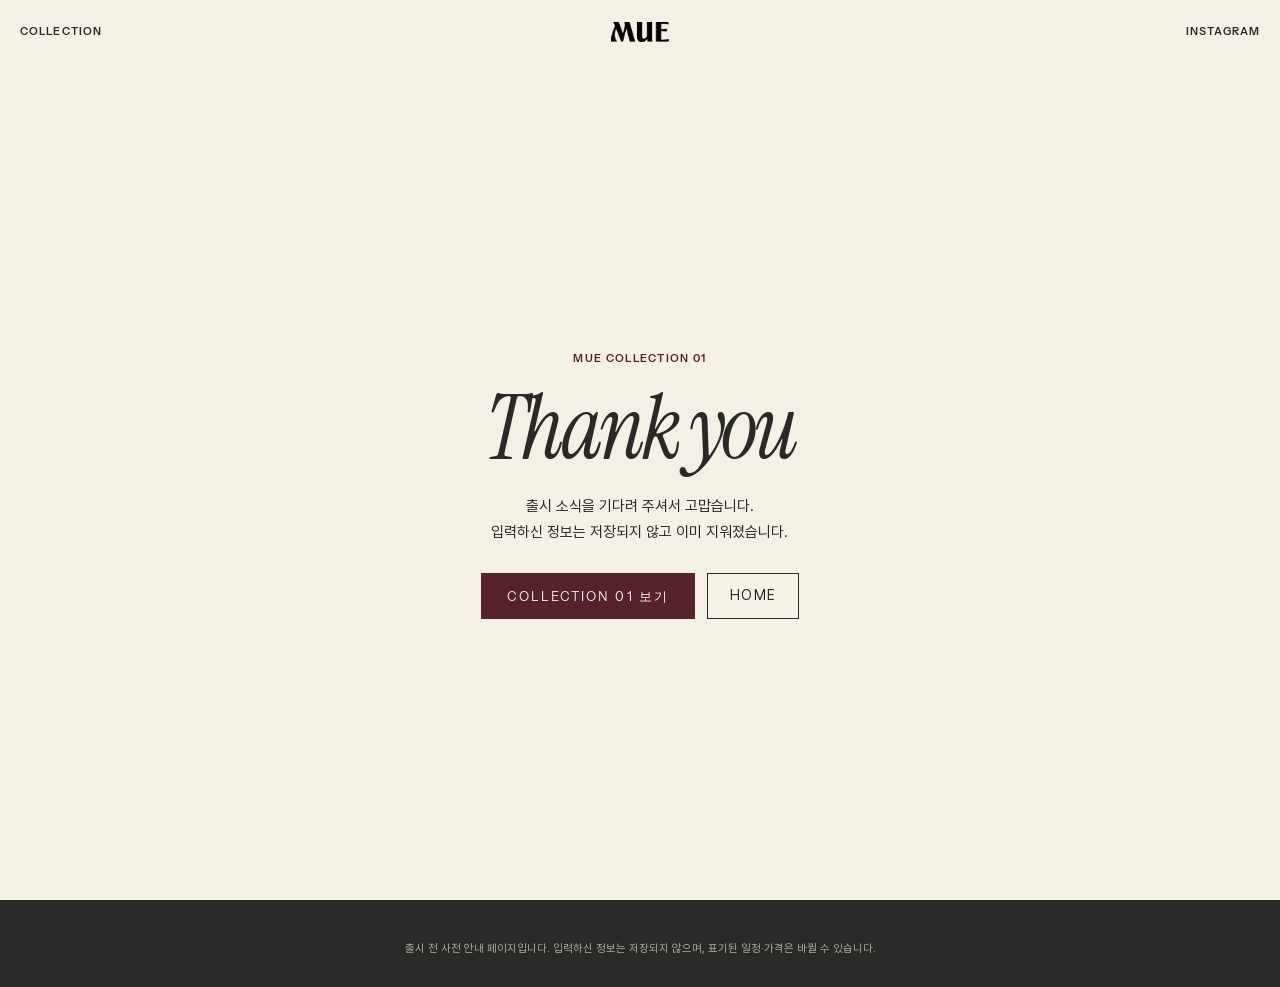
<file: thanks.html>
<!doctype html>
<html lang="ko">
<head>
<meta charset="utf-8">
<!-- Google Tag Manager -->
<script>(function(w,d,s,l,i){w[l]=w[l]||[];w[l].push({'gtm.start':
new Date().getTime(),event:'gtm.js'});var f=d.getElementsByTagName(s)[0],
j=d.createElement(s),dl=l!='dataLayer'?'&l='+l:'';j.async=true;j.src=
'https://www.googletagmanager.com/gtm.js?id='+i+dl;f.parentNode.insertBefore(j,f);
})(window,document,'script','dataLayer','GTM-WL384MJZ');</script>
<!-- End Google Tag Manager -->
<meta name="viewport" content="width=device-width, initial-scale=1">
<title>MUE | 신청이 완료되었습니다</title>
<meta name="robots" content="noindex">
<link rel="icon" href="assets/img/logo-ink.png">
<script src="assets/js/config.js?v=20261106-1436"></script>
<script src="ga4-easy.js?v=20261106-1455" data-id="G-2F6LVCJFNC"></script>
<link rel="stylesheet" href="assets/fonts/fonts.css">
<link rel="stylesheet" href="assets/css/style.css">
</head>
<body>
<!-- Google Tag Manager (noscript) -->
<noscript><iframe src="https://www.googletagmanager.com/ns.html?id=GTM-WL384MJZ"
height="0" width="0" style="display:none;visibility:hidden"></iframe></noscript>
<!-- End Google Tag Manager (noscript) -->
<header class="hd">
  <nav class="l"><a href="product.html">COLLECTION</a></nav>
  <a class="wordmark" href="index.html" aria-label="MUE 홈"><img src="assets/img/logo-ink.png" alt="MUE"></a>
  <nav class="r"><a href="https://www.instagram.com/mue.objects/" target="_blank" rel="noopener noreferrer" data-ga="contact_click" data-ga-contact-method="instagram">INSTAGRAM</a></nav>
</header>
<main class="thanks" style="background:var(--mue-wrap-ivory)">
  <div>
    <span class="eyebrow" style="color:var(--mue-wine)">MUE COLLECTION 01</span>
    <h1 style="font-family:var(--f-serif);font-style:italic;font-weight:400">Thank you</h1>
    <p>출시 소식을 기다려 주셔서 고맙습니다.<br>입력하신 정보는 저장되지 않고 이미 지워졌습니다.</p>
    <div class="row">
      <a class="btn-wine" href="product.html" data-cta="thanks_product">COLLECTION 01 보기</a>
      <a class="btn-line" style="padding:0 22px;height:46px" href="index.html">HOME</a>
    </div>
  </div>
</main>
<footer class="pfoot" style="text-align:center"><p>출시 전 사전 안내 페이지입니다. 입력하신 정보는 저장되지 않으며, 표기된 일정·가격은 바뀔 수 있습니다.</p></footer>
<script src="assets/js/main.js?v=20261106-1455"></script>
</body>
</html>
</file>
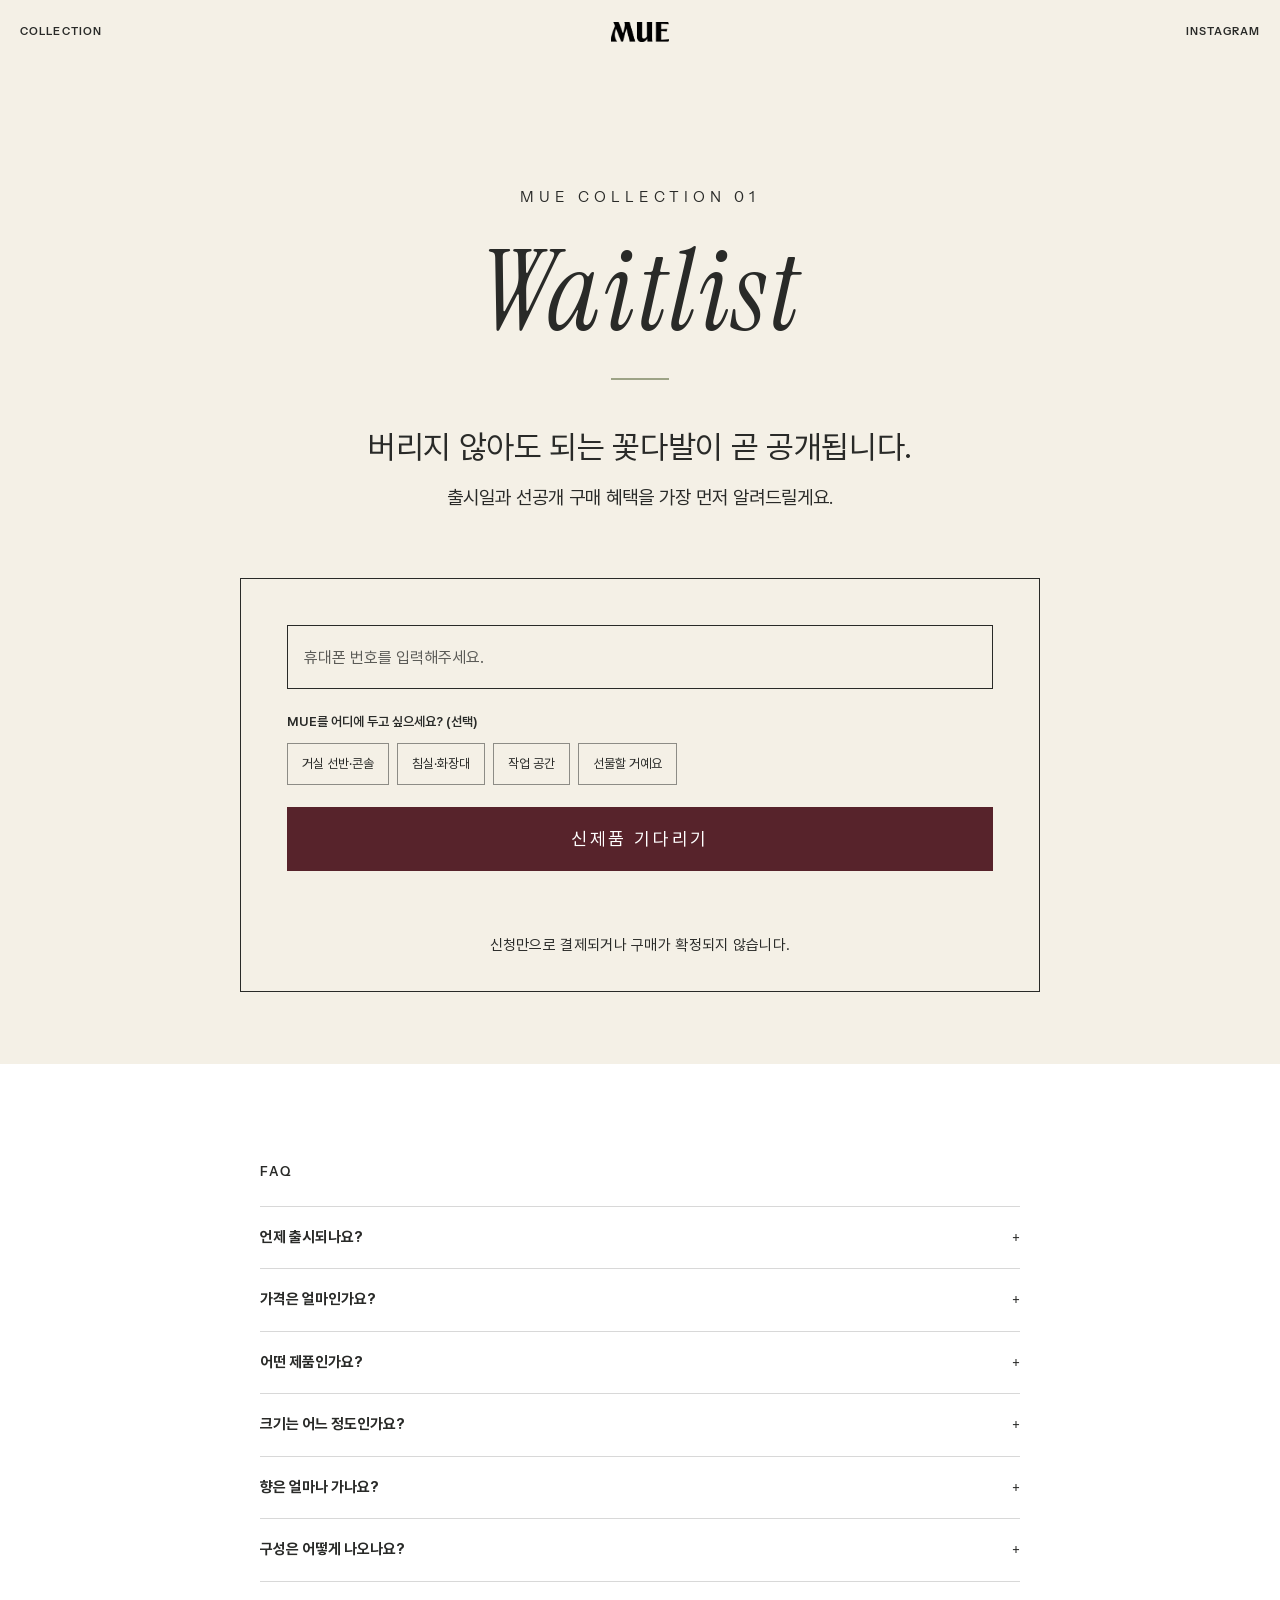
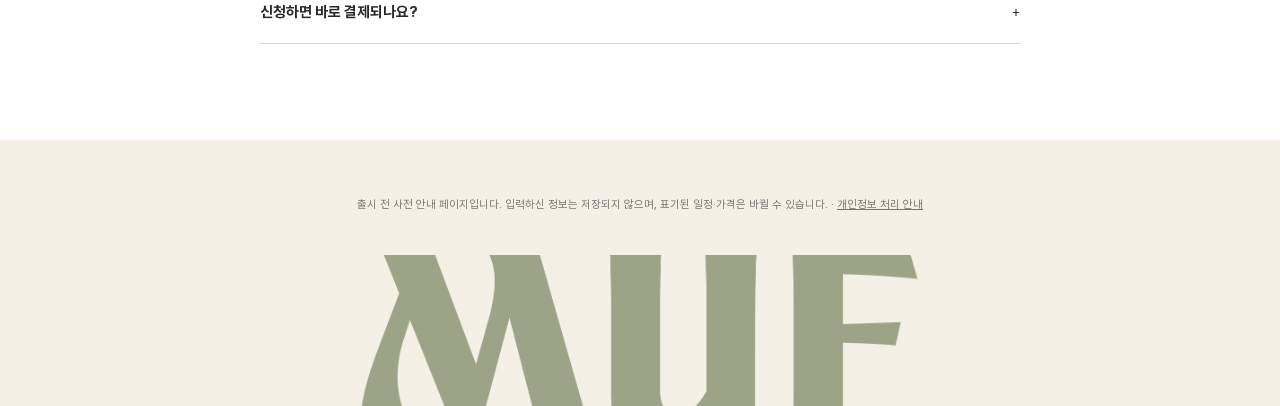
<file: waitlist.html>
<!doctype html>
<html lang="ko">
<head>
<meta charset="utf-8">
<!-- Google Tag Manager -->
<script>(function(w,d,s,l,i){w[l]=w[l]||[];w[l].push({'gtm.start':
new Date().getTime(),event:'gtm.js'});var f=d.getElementsByTagName(s)[0],
j=d.createElement(s),dl=l!='dataLayer'?'&l='+l:'';j.async=true;j.src=
'https://www.googletagmanager.com/gtm.js?id='+i+dl;f.parentNode.insertBefore(j,f);
})(window,document,'script','dataLayer','GTM-WL384MJZ');</script>
<!-- End Google Tag Manager -->
<meta name="viewport" content="width=device-width, initial-scale=1">
<title>MUE Collection 01 | Waitlist</title>
<meta name="description" content="버리지 않아도 되는 꽃다발이 곧 공개됩니다. 출시일과 선공개 구매 혜택을 가장 먼저 받아보세요.">
<meta property="og:title" content="MUE Collection 01 | Waitlist">
<meta property="og:description" content="출시일과 선공개 구매 혜택을 가장 먼저 알려드릴게요.">
<meta property="og:image" content="assets/img/held-scale.jpg">
<link rel="icon" href="assets/img/logo-ink.png">
<script src="assets/js/config.js?v=20261106-1436"></script>
<script src="ga4-easy.js?v=20261106-1455" data-id="G-2F6LVCJFNC"></script>
<link rel="stylesheet" href="assets/fonts/fonts.css">
<link rel="stylesheet" href="assets/css/style.css">
</head>
<body>
<!-- Google Tag Manager (noscript) -->
<noscript><iframe src="https://www.googletagmanager.com/ns.html?id=GTM-WL384MJZ"
height="0" width="0" style="display:none;visibility:hidden"></iframe></noscript>
<!-- End Google Tag Manager (noscript) -->
<header class="hd">
  <nav class="l"><a href="product.html">COLLECTION</a></nav>
  <a class="wordmark" href="index.html" aria-label="MUE 홈"><img src="assets/img/logo-ink.png" alt="MUE"></a>
  <nav class="r"><a href="https://www.instagram.com/mue.objects/" target="_blank" rel="noopener noreferrer" data-ga="contact_click" data-ga-contact-method="instagram">INSTAGRAM</a></nav>
</header>

<main>
  <!-- 참고 이미지(02_리드_수집_페이지) 구성 그대로: 영문 라벨 → WAITLIST → 짧은 선 → 문구 → 입력 상자 → 큰 로고 -->
  <section class="lead" id="apply">
    <span class="en top">MUE COLLECTION 01</span>
    <h1>Waitlist</h1>
    <div class="rule" aria-hidden="true"></div>
    <h2>버리지 않아도 되는 꽃다발이 곧 공개됩니다.</h2>
    <p class="sub">출시일과 선공개 구매 혜택을 가장 먼저 알려드릴게요.</p>

    <div class="box">
      <form data-form="waitlist_page" data-ga="off" novalidate>
        <input class="input" type="tel" inputmode="numeric" autocomplete="off" placeholder="휴대폰 번호를 입력해주세요." aria-label="휴대폰 번호" data-phone data-required data-label="휴대폰 번호">
        <div class="opt">
          <span>MUE를 어디에 두고 싶으세요? (선택)</span>
          <div class="chips">
            <label><input type="radio" data-group="place"><span>거실 선반·콘솔</span></label>
            <label><input type="radio" data-group="place"><span>침실·화장대</span></label>
            <label><input type="radio" data-group="place"><span>작업 공간</span></label>
            <label><input type="radio" data-group="place"><span>선물할 거예요</span></label>
          </div>
        </div>
        <button class="btn block" type="submit" data-cta="waitlist_submit">신제품 기다리기</button>
        <p class="err" role="alert"></p>
        <p class="fine">신청만으로 결제되거나 구매가 확정되지 않습니다.</p>
      </form>
    </div>
  </section>

  <section class="faq" id="faq">
    <div class="in">
      <h2 class="en">FAQ</h2>
      <details><summary>언제 출시되나요?</summary><p>MUE Collection 01은 2026년 12월 출시 예정입니다. 정확한 날짜는 대기 신청하신 분께 먼저 알려드립니다.</p></details>
      <details><summary>가격은 얼마인가요?</summary><p>예정 가격은 140,000원입니다. 출시 전 바뀔 수 있으며, 선공개 혜택은 출시 안내와 함께 전해드립니다.</p></details>
      <details><summary>어떤 제품인가요?</summary><p>꽃, 패브릭, 숨은 받침, 교체형 향 Insert를 하나로 조립한 자립형 꽃다발 오브제입니다. 꽃과 패브릭을 50:50의 시각적 비중으로 구성했고, 향은 꽃다발 안쪽에 두었습니다.</p></details>
      <details><summary>크기는 어느 정도인가요?</summary><p>기본 크기 기준 높이 35–45cm, 최대 폭 25–35cm로 설계하고 있습니다. 거실 선반과 테이블 위에 놓는 크기입니다.</p></details>
      <details><summary>향은 얼마나 가나요?</summary><p>향의 구체적인 노트와 지속기간은 출시 전에 공개합니다.</p></details>
      <details><summary>구성은 어떻게 나오나요?</summary><p>LIGHT와 DARK, 두 가지 구성으로 시작합니다. 같은 기본 실루엣에 꽃, 색, 소재와 향으로 차이를 둡니다.</p></details>
      <details><summary>신청하면 바로 결제되나요?</summary><p>아니요. 대기 신청은 출시 소식을 받기 위한 것이며, 결제나 구매 확정은 이루어지지 않습니다.</p></details>
    </div>
  </section>

  </main>
<footer class="lead-giant">
  <p class="legal-line">출시 전 사전 안내 페이지입니다. 입력하신 정보는 저장되지 않으며, 표기된 일정·가격은 바뀔 수 있습니다. · <a href="#" data-privacy-open>개인정보 처리 안내</a></p>
  <img src="assets/img/logo-sage.png" alt="">
</footer>



<div class="modal" id="privacy-modal" role="dialog" aria-modal="true" aria-labelledby="privacy-title" aria-hidden="true">
  <div class="modal-box">
    <span class="badge">개인정보 미수집 · 즉시 파기</span>
    <h2 id="privacy-title">개인정보 처리 안내</h2>
    <ol>
      <li><strong>입력하신 정보는 저장하지 않습니다.</strong> 서버, 데이터베이스, 스프레드시트, 이메일, 외부 서비스 어디로도 전송되지 않습니다.</li>
      <li>입력값은 이 화면에만 잠시 머물며, 완료 버튼을 누르는 <strong>즉시 지워집니다.</strong> 쿠키나 브라우저 저장소에도 남지 않습니다.</li>
      <li>방문 수, 버튼 클릭 같은 익명 방문 통계를 분석 도구로 집계할 수 있습니다. 이 통계에는 입력하신 연락처가 포함되지 않습니다.</li>
    </ol>
    <label><input type="checkbox" id="privacy-agree"> 위 내용을 확인했으며, 입력값이 저장되지 않고 즉시 지워진다는 점에 동의합니다.</label>
    <div class="modal-actions">
      <button type="button" class="cancel" id="privacy-cancel">닫기</button>
      <button type="button" class="ok" id="privacy-ok" disabled>확인했습니다</button>
    </div>
  </div>
</div>

<script src="assets/js/main.js?v=20261106-1455"></script>
<script>
/* 라디오 묶음(name 속성 없이 하나만 선택) */
document.querySelectorAll('[data-group="place"]').forEach(function (r, _, all) {
  r.addEventListener('change', function () { all.forEach(function (o) { if (o !== r) o.checked = false; }); });
});
</script>
</body>
</html>
</file>
<file: assets/fonts/fonts.css>
@font-face {
  font-family: "Instrument Sans";
  src: url("./web/InstrumentSans-Regular.woff2") format("woff2");
  font-style: normal;
  font-weight: 400;
  font-display: swap;
}

@font-face {
  font-family: "Instrument Sans";
  src: url("./web/InstrumentSans-SemiBold.woff2") format("woff2");
  font-style: normal;
  font-weight: 600;
  font-display: swap;
}

@font-face {
  font-family: "Instrument Serif";
  src: url("./web/InstrumentSerif-Italic.woff2") format("woff2");
  font-style: italic;
  font-weight: 400;
  font-display: swap;
}

@font-face {
  font-family: "Pretendard";
  src: url("./web/Pretendard-Regular.woff2") format("woff2");
  font-style: normal;
  font-weight: 400;
  font-display: swap;
}

@font-face {
  font-family: "Pretendard";
  src: url("./web/Pretendard-SemiBold.woff2") format("woff2");
  font-style: normal;
  font-weight: 600;
  font-display: swap;
}

@font-face {
  font-family: "Pretendard";
  src: url("./web/Pretendard-Bold.woff2") format("woff2");
  font-style: normal;
  font-weight: 700;
  font-display: swap;
}

:root {
  --font-en-sans: "Instrument Sans", sans-serif;
  --font-en-serif: "Instrument Serif", serif;
  --font-ko: "Pretendard", sans-serif;
}

/* Recommended role mapping */
.heading-en {
  font-family: var(--font-en-sans);
  font-weight: 600;
}

.heading-ko {
  font-family: var(--font-ko);
  font-weight: 700;
}

.body-en {
  font-family: var(--font-en-sans);
  font-weight: 400;
}

.body-ko {
  font-family: var(--font-ko);
  font-weight: 400;
}

.accent-en {
  font-family: var(--font-en-serif);
  font-style: italic;
  font-weight: 400;
}

.accent-ko {
  font-family: var(--font-ko);
  font-weight: 600;
}
</file>
<file: assets/css/style.css>
/* MUE — Collection 01
   색·글꼴은 여기 :root 한 곳에서만 바꿉니다. (Figma 변수 이름 그대로)
   글꼴 파일은 학생이 보낸 MUE_Web_Font_Package 그대로 assets/fonts/ 에 있고, 각 HTML이 fonts.css를 먼저 불러옵니다.
   역할: 영문 제목 Instrument Sans 600 / 한글 제목 Pretendard 700 / 본문 Pretendard 400 / 강조 Instrument Serif Italic */

:root {
  --mue-wrap-ivory: #f4f0e6;
  --mue-ink: #292a28;
  --mue-ribbon-orange: #e8672e;
  --mue-veil-lilac: #c9c1d8;
  --mue-white: #ffffff;
  /* 메인·리드 참고 이미지 색 */
  --mue-wine: #57232b;
  --mue-mist: #aab5b4;
  --mue-sage: #9da386;
  --mue-line: rgba(41, 42, 40, .18);
  --mue-muted: rgba(41, 42, 40, .62);

  --f-en: "Instrument Sans", "Helvetica Neue", Arial, sans-serif;
  --f-serif: "Instrument Serif", Georgia, serif;
  --f-ko: "Pretendard", "Apple SD Gothic Neo", sans-serif;
}

*, *::before, *::after { box-sizing: border-box; }
html { -webkit-text-size-adjust: 100%; scroll-behavior: smooth; }
body {
  margin: 0;
  background: var(--mue-wrap-ivory);
  color: var(--mue-ink);
  font-family: var(--f-ko);
  font-size: 15px;
  line-height: 1.7;
  word-break: keep-all;
  -webkit-font-smoothing: antialiased;
}
img { display: block; max-width: 100%; }
a { color: inherit; }
button { font: inherit; }
p, h1, h2, h3 { margin: 0; }

.en { font-family: var(--f-en); font-weight: 600; letter-spacing: .1em; text-transform: uppercase; }
.eyebrow { font-family: var(--f-en); font-weight: 600; font-size: 11px; letter-spacing: .12em; text-transform: uppercase; color: var(--mue-ribbon-orange); }
.idx { font-family: var(--f-serif); font-style: italic; font-size: 64px; line-height: 1.06; color: var(--mue-ribbon-orange); }

/* ---------- header ---------- */
.hd {
  position: sticky; top: 0; z-index: 30;
  display: grid; grid-template-columns: 1fr auto 1fr; align-items: center;
  height: 64px; padding: 0 20px;
  background: var(--mue-wrap-ivory);
  border-bottom: 1px solid transparent;
  transition: border-color .2s;
}
.hd.scrolled { border-color: var(--mue-line); }
.hd .l, .hd .r { font-family: var(--f-en); font-weight: 600; font-size: 11px; letter-spacing: .1em; text-transform: uppercase; display: flex; gap: 22px; }
.hd .r { justify-content: flex-end; }
.hd a { text-decoration: none; }
.hd a:hover { color: var(--mue-ribbon-orange); }
.wordmark { font-family: var(--f-en); font-weight: 600; font-size: 22px; letter-spacing: -.02em; text-decoration: none; }
.wordmark img { height: 20px; width: auto; }
.hd .menu-btn { background: none; border: 0; padding: 0; cursor: pointer; font-family: var(--f-en); font-weight: 600; font-size: 11px; letter-spacing: .1em; color: inherit; }
.drawer { display: none; }

/* ---------- buttons ---------- */
.btn {
  display: inline-flex; align-items: center; justify-content: center;
  height: 54px; padding: 0 28px; border: 0; cursor: pointer;
  background: var(--mue-ribbon-orange); color: var(--mue-white);
  font-family: var(--f-ko); font-weight: 700; font-size: 15px; text-decoration: none;
  transition: background .2s;
}
.btn:hover { background: #d4561f; }
.btn.block { width: 100%; }
.btn.ink { background: var(--mue-ink); }
.btn.ink:hover { background: #000; }
.link-u { font-family: var(--f-en); font-weight: 600; font-size: 11px; letter-spacing: .12em; text-transform: uppercase; text-decoration: none; border-bottom: 1px solid currentColor; padding-bottom: 3px; }
.link-u:hover { color: var(--mue-ribbon-orange); }
.note { font-size: 11px; color: var(--mue-muted); }

/* =========================================================
   HOME (index.html) — 학생 참고 이미지(01_메인_홈_참고이미지) 구성 그대로
   + 레퍼런스: Fumum(이미지 위 대기 카드, 3장 이미지 줄) / Abel(번호 붙은 가로 넘김, 아래 큰 로고)
   ========================================================= */
.home-hero { position: relative; height: min(78svh, 760px); min-height: 520px; overflow: hidden; background: #8f8578; color: var(--mue-white); }
.home-hero > img { position: absolute; inset: 0; width: 100%; height: 100%; object-fit: cover; object-position: center 38%; }
.home-hero::after { content: ""; position: absolute; inset: 0; background: linear-gradient(90deg, rgba(30,24,20,.5) 0%, rgba(30,24,20,.12) 55%, rgba(30,24,20,0) 100%); }
.home-hero .copy { position: absolute; z-index: 1; left: 48px; top: 50%; transform: translateY(-50%); max-width: 520px; }
.home-hero .copy .en { font-weight: 400; font-size: 13px; letter-spacing: .24em; margin-bottom: 18px; display: block; }
.home-hero h1 { font-weight: 400; font-size: clamp(34px, 4.2vw, 56px); line-height: 1.3; letter-spacing: -.02em; }
.home-hero .copy p { margin-top: 22px; font-size: 16px; }
.wait-card {
  position: absolute; z-index: 1; right: 48px; bottom: 48px; width: 240px;
  padding: 26px 28px 28px; background: rgba(87, 35, 43, .92); color: var(--mue-wrap-ivory);
}
.wait-card .en { font-weight: 400; font-size: 12px; letter-spacing: .2em; display: block; }
.wait-card .dash { display: block; width: 14px; height: 1px; background: currentColor; margin: 14px 0; }
.wait-card .date { font-family: var(--f-en); font-size: 20px; letter-spacing: .2em; margin-bottom: 22px; }
.btn-line { display: flex; align-items: center; justify-content: center; height: 44px; border: 1px solid currentColor; color: inherit; text-decoration: none; font-size: 14px; letter-spacing: .1em; transition: background .2s, color .2s; }
.btn-line:hover { background: var(--mue-wrap-ivory); color: var(--mue-wine); }

.slider { padding: 48px 48px 64px; background: var(--mue-wrap-ivory); }
.slider .top { display: flex; justify-content: space-between; align-items: flex-end; margin-bottom: 18px; }
.slider .count { font-family: var(--f-en); font-size: 14px; letter-spacing: .14em; }
.slider .name { font-family: var(--f-en); font-size: 14px; letter-spacing: .3em; margin-top: 6px; text-transform: uppercase; }
.slider .arrows { display: flex; gap: 8px; }
.slider .arrows button { width: 44px; height: 44px; border: 1px solid var(--mue-ink); background: none; cursor: pointer; font-family: var(--f-en); font-size: 16px; color: var(--mue-ink); }
.slider .arrows button:hover { background: var(--mue-ink); color: var(--mue-wrap-ivory); }
.slides { display: flex; overflow-x: auto; scroll-snap-type: x mandatory; scrollbar-width: none; }
.slides::-webkit-scrollbar { display: none; }
.slides figure { flex: 0 0 100%; margin: 0; scroll-snap-align: start; position: relative; }
.slides img { width: 100%; aspect-ratio: 16/8.4; object-fit: cover; }
.slides figcaption { position: absolute; left: 24px; bottom: 20px; color: var(--mue-white); font-size: 14px; text-shadow: 0 1px 12px rgba(0,0,0,.35); }
.slider .more { display: flex; justify-content: flex-end; margin-top: 24px; }
.btn-wine { display: inline-flex; align-items: center; gap: 12px; height: 46px; padding: 0 26px; background: var(--mue-wine); color: var(--mue-wrap-ivory); text-decoration: none; font-family: var(--f-en); font-size: 13px; letter-spacing: .16em; border: 0; cursor: pointer; }
.btn-wine:hover { background: #3f171d; }

.trio { padding: 96px 48px; background: var(--mue-white); }
.trio .head { text-align: center; margin-bottom: 48px; }
.trio .head .en { font-size: 11px; letter-spacing: .24em; display: block; margin-bottom: 16px; color: var(--mue-muted); }
.trio .head h2 { font-weight: 600; font-size: clamp(24px, 3vw, 34px); line-height: 1.45; letter-spacing: -.02em; }
.trio .grid { display: grid; grid-template-columns: repeat(3, 1fr); gap: 28px; }
.trio figure { margin: 0; }
.trio img { width: 100%; aspect-ratio: 3/4; object-fit: cover; }
.trio figcaption { margin-top: 16px; }
.trio figcaption .en { font-size: 12px; letter-spacing: .2em; }
.trio figcaption p { margin-top: 6px; font-size: 14px; color: var(--mue-muted); }

/* footer (홈·리드 공용) — 참고 이미지의 회청색 띠 + 아래 큰 로고 */
.ft2 { background: var(--mue-mist); color: var(--mue-ink); padding: 48px 48px 0; overflow: hidden; }
.ft2 .row { display: grid; grid-template-columns: 180px 1px 1fr 1.4fr; gap: 36px; align-items: start; }
.ft2 .vr { width: 1px; height: 72px; background: var(--mue-ink); opacity: .5; }
.ft2 ul { list-style: none; margin: 0; padding: 0; display: grid; gap: 8px; font-family: var(--f-en); font-size: 13px; letter-spacing: .12em; }
.ft2 a { text-decoration: none; }
.ft2 a:hover { color: var(--mue-wine); }
.ft2 .info { font-family: var(--f-en); font-size: 13px; letter-spacing: .1em; line-height: 1.9; padding-top: 18px; }
.ft2 .sub p { font-size: 15px; margin-bottom: 14px; }
.ft2 .sub form { display: flex; gap: 6px; }
.ft2 .sub .input { height: 40px; background: var(--mue-wrap-ivory); border-color: rgba(41,42,40,.4); font-size: 13px; }
.ft2 .sub .btn-wine { height: 40px; padding: 0 22px; font-family: var(--f-ko); font-size: 14px; letter-spacing: .04em; flex: 0 0 auto; }
.ft2 .sub .err { margin-top: 6px; }
.ft2 .legal { margin-top: 28px; font-size: 11px; color: rgba(41,42,40,.7); display: flex; justify-content: space-between; gap: 12px; flex-wrap: wrap; }
.ft2 .legal a { text-decoration: underline; }
.ft2 .giant { margin: 24px auto -3.2%; width: min(560px, 62%); }
.ft2 .giant img { width: 100%; height: auto; }

/* ---------- footer ---------- */
.ft { background: var(--mue-ink); color: var(--mue-wrap-ivory); padding: 56px 32px 28px; font-size: 12px; }
.ft .cols { display: grid; grid-template-columns: 2fr 1fr 1fr; gap: 32px; margin-bottom: 44px; }
.ft .brand img { height: 30px; width: auto; margin-bottom: 14px; }
.ft h4 { margin: 0 0 12px; font-family: var(--f-en); font-weight: 600; font-size: 11px; letter-spacing: .12em; text-transform: uppercase; color: rgba(244,240,230,.55); }
.ft ul { list-style: none; margin: 0; padding: 0; display: grid; gap: 8px; }
.ft a { text-decoration: none; }
.ft a:hover { color: var(--mue-ribbon-orange); }
.ft .legal { border-top: 1px solid rgba(244,240,230,.18); padding-top: 18px; display: flex; justify-content: space-between; gap: 16px; flex-wrap: wrap; color: rgba(244,240,230,.6); font-size: 11px; }

/* =========================================================
   PRODUCT DETAIL (product.html) — Figma "MUE Collection 01 / Mobile Detail / v2" 그대로
   모바일 390 기준. 데스크톱에서는 가운데 480px 기둥으로 보여 줍니다.
   ========================================================= */
.pdp { max-width: 480px; margin: 0 auto; background: var(--mue-wrap-ivory); box-shadow: 0 0 0 1px var(--mue-line); }
body.pdp-page { background: #e9e5da; }
.pdp .hd { position: sticky; }
.pdp-img { width: 100%; object-fit: cover; }
.pdp-img.h520 { aspect-ratio: 390/520; }
.pdp-img.h500 { aspect-ratio: 390/500; }
.pdp-img.h540 { aspect-ratio: 390/540; }
.pdp section { padding-left: 24px; padding-right: 24px; }
.bg-ivory { background: var(--mue-wrap-ivory); }
.bg-white { background: var(--mue-white); }
.bg-lilac { background: var(--mue-veil-lilac); }

.p-hero { padding-top: 32px; padding-bottom: 48px; display: flex; flex-direction: column; gap: 18px; }
.p-hero .eyebrow { font-size: 12px; letter-spacing: .12em; }
.p-hero h1 { font-weight: 700; font-size: 38px; line-height: 48px; letter-spacing: -.02em; }
.p-hero .copy { font-size: 16px; line-height: 26px; }
.p-hero .release { font-weight: 600; font-size: 13px; }

.p-story { padding-top: 112px; padding-bottom: 120px; display: flex; flex-direction: column; gap: 28px; }
.p-story h2 { font-weight: 700; font-size: 30px; line-height: 42px; letter-spacing: -.02em; }
.p-story p { font-size: 15px; line-height: 26px; }

.p-meet { padding-top: 96px; padding-bottom: 96px; display: flex; flex-direction: column; gap: 22px; }
.p-meet h2 { font-weight: 700; font-size: 28px; line-height: 40px; letter-spacing: -.02em; }
.p-meet .list { font-size: 14px; line-height: 24px; }
.p-meet .list b { display: block; margin-top: 24px; font-weight: 700; }
.p-meet .gal { display: grid; grid-template-columns: 1fr 1fr; }
.p-meet .gal img { width: 100%; object-fit: cover; }
.p-meet .gal .big { grid-column: 1 / -1; aspect-ratio: 342/450; }
.p-meet .gal .sm { aspect-ratio: 171/125; }

.p-chapter { display: flex; flex-direction: column; gap: 24px; padding-top: 96px; padding-bottom: 96px; }
.p-chapter.tall { padding-top: 112px; padding-bottom: 104px; }
.p-chapter .ttl { font-family: var(--f-en); font-weight: 600; font-size: 54px; line-height: 56px; letter-spacing: -.04em; }
.p-chapter .ttl.s48 { font-size: 48px; line-height: 52px; }
.p-chapter h3 { font-weight: 700; font-size: 22px; line-height: 32px; }
.p-chapter h3.lh34 { line-height: 34px; }
.p-chapter p { font-size: 14px; line-height: 24px; }
.p-chapter .idx { font-size: 64px; line-height: 68px; }

.cap-wrap { position: relative; }
.cap {
  position: absolute; right: 24px; bottom: 24px; width: 190px; padding: 16px;
  display: flex; flex-direction: column; gap: 8px;
}
.cap .en { font-size: 10px; letter-spacing: .08em; line-height: 13px; }
.cap p { font-size: 11px; line-height: 18px; }
.cap.dark { background: rgba(41, 42, 40, .82); color: var(--mue-white); gap: 10px; }
.cap.lilac { background: rgba(201, 193, 216, .9); color: var(--mue-ink); }

.p-spaces { padding-top: 72px; padding-bottom: 72px; display: flex; flex-direction: column; gap: 18px; }
.p-spaces .eyebrow { font-size: 10px; }
.p-spaces h2 { font-weight: 700; font-size: 24px; line-height: 34px; }
.p-spaces .body { font-size: 14px; line-height: 23px; }
.swipe { display: flex; gap: 12px; overflow-x: auto; scroll-snap-type: x mandatory; margin-right: -24px; padding-right: 24px; scrollbar-width: none; }
.swipe::-webkit-scrollbar { display: none; }
.swipe .card { flex: 0 0 294px; scroll-snap-align: start; }
.swipe .card img { width: 294px; height: 330px; object-fit: cover; }
.swipe .card p { margin-top: 10px; font-size: 11px; line-height: 17px; }
.swipe-pg { display: flex; justify-content: space-between; font-family: var(--f-en); font-weight: 600; font-size: 10px; letter-spacing: .1em; }

.p-release { padding-top: 96px; padding-bottom: 72px; display: flex; flex-direction: column; gap: 20px; }
.p-release .label { font-family: var(--f-en); font-weight: 600; font-size: 12px; letter-spacing: .12em; }
.p-release .rt { font-family: var(--f-en); font-weight: 600; font-size: 44px; line-height: 48px; letter-spacing: -.04em; }
.p-release .price { font-weight: 700; font-size: 16px; }
.p-release .wl { font-size: 13px; line-height: 22px; }

/* ---------- form (공용) ---------- */
.field { display: flex; flex-direction: column; gap: 6px; }
.field label { font-size: 12px; font-weight: 600; }
.input {
  width: 100%; height: 52px; padding: 0 16px;
  background: var(--mue-wrap-ivory); border: 1px solid var(--mue-ink); border-radius: 0;
  font-family: var(--f-ko); font-size: 14px; color: var(--mue-ink);
}
.input::placeholder { color: var(--mue-ink); opacity: .75; }
select.input { appearance: none; background-image: linear-gradient(45deg, transparent 50%, var(--mue-ink) 50%), linear-gradient(135deg, var(--mue-ink) 50%, transparent 50%); background-position: calc(100% - 20px) 23px, calc(100% - 15px) 23px; background-size: 5px 5px; background-repeat: no-repeat; }
.input:focus { outline: 2px solid var(--mue-ribbon-orange); outline-offset: -2px; }
.chips { display: flex; flex-wrap: wrap; gap: 8px; }
.chips label { cursor: pointer; }
.chips input { position: absolute; opacity: 0; pointer-events: none; }
.chips span { display: inline-block; padding: 9px 14px; border: 1px solid var(--mue-ink); font-size: 13px; }
.chips input:checked + span { background: var(--mue-ink); color: var(--mue-wrap-ivory); }
.chips input:focus-visible + span { outline: 2px solid var(--mue-ribbon-orange); }
.agree { display: flex; gap: 10px; align-items: flex-start; font-size: 12px; line-height: 1.6; }
.agree input { margin-top: 3px; accent-color: var(--mue-ribbon-orange); }
.err { color: #b3261e; font-size: 12px; min-height: 18px; }

/* =========================================================
   LEAD (waitlist.html) — 학생 참고 이미지(02_리드_수집_페이지_참고이미지) 그대로
   ========================================================= */
.lead { text-align: center; padding: 120px 24px 72px; background: var(--mue-wrap-ivory); }
.lead .en.top { font-weight: 400; font-size: 15px; letter-spacing: .34em; display: block; }
.lead h1 { font-family: var(--f-serif); font-style: italic; font-weight: 400; font-size: clamp(64px, 9vw, 112px); line-height: 1; letter-spacing: .02em; margin: 26px 0 30px; }
.lead .rule { width: 58px; height: 2px; background: var(--mue-sage); margin: 0 auto 44px; }
.lead h2 { font-weight: 400; font-size: clamp(22px, 2.6vw, 32px); line-height: 1.45; letter-spacing: -.01em; }
.lead .sub { margin-top: 12px; font-size: clamp(15px, 1.6vw, 19px); }
.lead .box { max-width: 800px; margin: 64px auto 0; border: 1px solid var(--mue-ink); padding: 46px 46px 32px; text-align: left; }
.lead form { display: flex; flex-direction: column; gap: 22px; }
.lead .box .input { height: 64px; font-size: 16px; background: transparent; }
.lead .box .btn { height: 64px; background: var(--mue-wine); font-size: 18px; font-weight: 400; letter-spacing: .14em; }
.lead .box .btn:hover { background: #3f171d; }
.lead .box .opt { display: grid; gap: 10px; }
.lead .box .opt > span { font-size: 13px; font-weight: 600; }
.lead .box .chips span { border-color: rgba(41,42,40,.5); }
.lead .box .chips input:checked + span { background: var(--mue-wine); border-color: var(--mue-wine); }
.lead .box .agree { justify-content: center; }
.lead .box .fine { text-align: center; font-size: 15px; letter-spacing: .02em; }
.lead .box .err { text-align: center; }
.lead-giant { background: var(--mue-wrap-ivory); padding: 56px 20px 0; overflow: hidden; text-align: center; }
.lead-giant .legal-line { font-size: 11px; color: var(--mue-muted); margin-bottom: 40px; }
.lead-giant .legal-line a { text-decoration: underline; }
.lead-giant img { width: min(560px, 60%); margin: 0 auto -3.4%; }

.faq { padding: 96px 32px; background: var(--mue-white); }
.faq .in { max-width: 760px; margin: 0 auto; }
.faq h2 { font-family: var(--f-en); font-weight: 600; font-size: 13px; letter-spacing: .14em; margin-bottom: 24px; }
.faq details { border-top: 1px solid var(--mue-line); padding: 18px 0; }
.faq details:last-child { border-bottom: 1px solid var(--mue-line); }
.faq summary { cursor: pointer; font-weight: 700; font-size: 15px; list-style: none; display: flex; justify-content: space-between; gap: 16px; }
.faq summary::-webkit-details-marker { display: none; }
.faq summary::after { content: "+"; font-family: var(--f-en); font-weight: 400; }
.faq details[open] summary::after { content: "−"; }
.faq details p { margin-top: 10px; font-size: 14px; color: var(--mue-muted); }

/* thanks */
.thanks { min-height: calc(100svh - 64px); display: grid; place-items: center; text-align: center; padding: 64px 24px; background: var(--mue-veil-lilac); }
.thanks h1 { font-family: var(--f-en); font-weight: 600; font-size: clamp(40px, 7vw, 88px); line-height: 1; letter-spacing: -.04em; margin: 14px 0 22px; }
.thanks p { font-size: 15px; margin-bottom: 28px; }
.thanks .row { display: flex; gap: 12px; justify-content: center; flex-wrap: wrap; }

/* ---------- privacy modal ---------- */
.modal { position: fixed; inset: 0; z-index: 100; display: none; align-items: center; justify-content: center; padding: 20px; background: rgba(41, 42, 40, .55); }
.modal.open { display: flex; }
.modal-box { width: min(460px, 100%); max-height: 90vh; overflow: auto; background: var(--mue-wrap-ivory); padding: 28px 24px 22px; }
.modal-box .badge { display: inline-block; padding: 4px 10px; background: var(--mue-ink); color: var(--mue-wrap-ivory); font-size: 11px; font-weight: 700; }
.modal-box h2 { font-size: 20px; margin: 14px 0 12px; }
.modal-box ol { padding-left: 18px; margin: 0 0 18px; font-size: 13px; display: grid; gap: 8px; }
.modal-box label { display: flex; gap: 8px; align-items: flex-start; font-size: 13px; font-weight: 600; }
.modal-actions { display: flex; gap: 8px; margin-top: 18px; }
.modal-actions button { flex: 1; height: 48px; border: 0; cursor: pointer; font-weight: 700; }
.modal-actions .cancel { background: transparent; border: 1px solid var(--mue-ink); color: var(--mue-ink); }
.modal-actions .ok { background: var(--mue-ribbon-orange); color: var(--mue-white); }
.modal-actions .ok:disabled { opacity: .4; cursor: not-allowed; }

/* ---------- reveal ---------- */
.rv { opacity: 0; transform: translateY(18px); transition: opacity .8s ease, transform .8s ease; }
.rv.in { opacity: 1; transform: none; }
@media (prefers-reduced-motion: reduce) { .rv { opacity: 1; transform: none; transition: none; } html { scroll-behavior: auto; } }

/* ---------- mobile ---------- */
@media (max-width: 820px) {
  .hd .l a.hide-m, .hd .r a.hide-m { display: none; }
  .home-hero { height: 86svh; min-height: 560px; }
  .home-hero::after { background: linear-gradient(180deg, rgba(30,24,20,.05) 30%, rgba(30,24,20,.55) 100%); }
  .home-hero > img { object-position: 46% 60%; }
  .home-hero .copy { left: 20px; right: 20px; top: auto; bottom: 150px; transform: none; }
  .home-hero .copy p { font-size: 14px; margin-top: 14px; }
  .wait-card { left: 20px; right: 20px; bottom: 20px; width: auto; padding: 16px 18px; display: grid; grid-template-columns: 1fr auto; align-items: center; gap: 4px 16px; }
  .wait-card .dash { display: none; }
  .wait-card .date { margin: 0; font-size: 16px; grid-row: 2; }
  .wait-card .btn-line { grid-row: 1 / 3; grid-column: 2; padding: 0 16px; }
  .slider { padding: 40px 20px 56px; }
  .slides img { aspect-ratio: 4/5; }
  .slider .more .btn-wine { width: 100%; justify-content: center; }
  .trio { padding: 72px 20px; }
  .trio .grid { grid-template-columns: 1fr; gap: 36px; }
  .ft2 { padding: 40px 20px 0; }
  .ft2 .row { grid-template-columns: 1fr 1fr; gap: 20px; }
  .ft2 .vr { display: none; }
  .ft2 .info { padding-top: 0; }
  .ft2 .sub { grid-column: 1 / -1; }
  .ft2 .giant { width: 86%; }
  .lead { padding: 72px 20px 56px; }
  .lead .en.top { font-size: 12px; letter-spacing: .26em; }
  .lead .box { padding: 24px 18px 22px; margin-top: 44px; }
  .lead .box .input, .lead .box .btn { height: 56px; font-size: 15px; }
  .lead .box .fine { font-size: 13px; }
  .lead-giant img { width: 86%; }
  .faq { padding: 72px 20px; }
}

/* ---------- 메뉴 서랍 (상세페이지 MENU) ---------- */
.drawer.open { display: flex; position: fixed; inset: 64px 0 0; z-index: 29; flex-direction: column; padding: 24px 24px; background: var(--mue-wrap-ivory); }
.pdp .drawer.open { left: 50%; transform: translateX(-50%); width: min(480px, 100%); }
.drawer a { font-family: var(--f-en); font-weight: 600; font-size: 32px; letter-spacing: -.03em; text-decoration: none; padding: 10px 0; border-bottom: 1px solid var(--mue-line); }
.drawer a:hover { color: var(--mue-ribbon-orange); }
.menu-btn { display: inline; }

/* 상세페이지 하단 */
.pfoot { background: var(--mue-ink); color: var(--mue-wrap-ivory); padding: 40px 24px 28px; font-size: 11px; }
.pfoot img { height: 22px; width: auto; margin-bottom: 18px; }
.pfoot nav { display: flex; gap: 18px; font-family: var(--f-en); font-weight: 600; letter-spacing: .1em; font-size: 11px; margin-bottom: 18px; }
.pfoot a { text-decoration: none; }
.pfoot a:hover { color: var(--mue-ribbon-orange); }
.pfoot p { color: rgba(244,240,230,.65); }
.pfoot p a { text-decoration: underline; }

/* 홈: 브랜드 스토리 · 선물 (MUE_Copy_Bank) */
.story-sec { display: grid; grid-template-columns: 1fr 1fr; gap: 64px; padding: 120px 48px; background: var(--mue-wrap-ivory); }
.story-sec .en { font-size: 11px; letter-spacing: .24em; display: block; margin-bottom: 18px; color: var(--mue-wine); }
.story-sec h2 { font-weight: 600; font-size: clamp(28px, 3.4vw, 44px); line-height: 1.4; letter-spacing: -.02em; }
.story-sec p { font-size: 16px; line-height: 1.85; margin-bottom: 16px; max-width: 520px; }
.trio figcaption h3 { margin: 8px 0 6px; font-size: 18px; font-weight: 600; letter-spacing: -.01em; }
.gift { position: relative; min-height: 76svh; display: flex; align-items: center; overflow: hidden; }
.gift > img { position: absolute; inset: 0; width: 100%; height: 100%; object-fit: cover; object-position: center 70%; }
.gift .txt { position: relative; margin-left: 48px; max-width: 460px; padding: 40px; background: rgba(244, 240, 230, .82); -webkit-backdrop-filter: blur(12px); backdrop-filter: blur(12px); }
.gift .en { font-size: 11px; letter-spacing: .24em; display: block; margin-bottom: 14px; color: var(--mue-wine); }
.gift h2 { font-weight: 600; font-size: clamp(24px, 2.6vw, 32px); line-height: 1.45; letter-spacing: -.02em; }
.gift p { margin: 14px 0 24px; font-size: 15px; }
.ft2 .motto { margin-top: 36px; text-align: center; font-family: var(--f-serif); font-style: italic; font-size: clamp(24px, 3vw, 36px); }
@media (max-width: 820px) {
  .story-sec { grid-template-columns: 1fr; gap: 24px; padding: 88px 20px; }
  .gift { min-height: 90svh; align-items: flex-end; }
  .gift .txt { margin: 0 16px 16px; padding: 28px 22px; }
  .gift .btn-wine { width: 100%; justify-content: center; }
}
</file>
